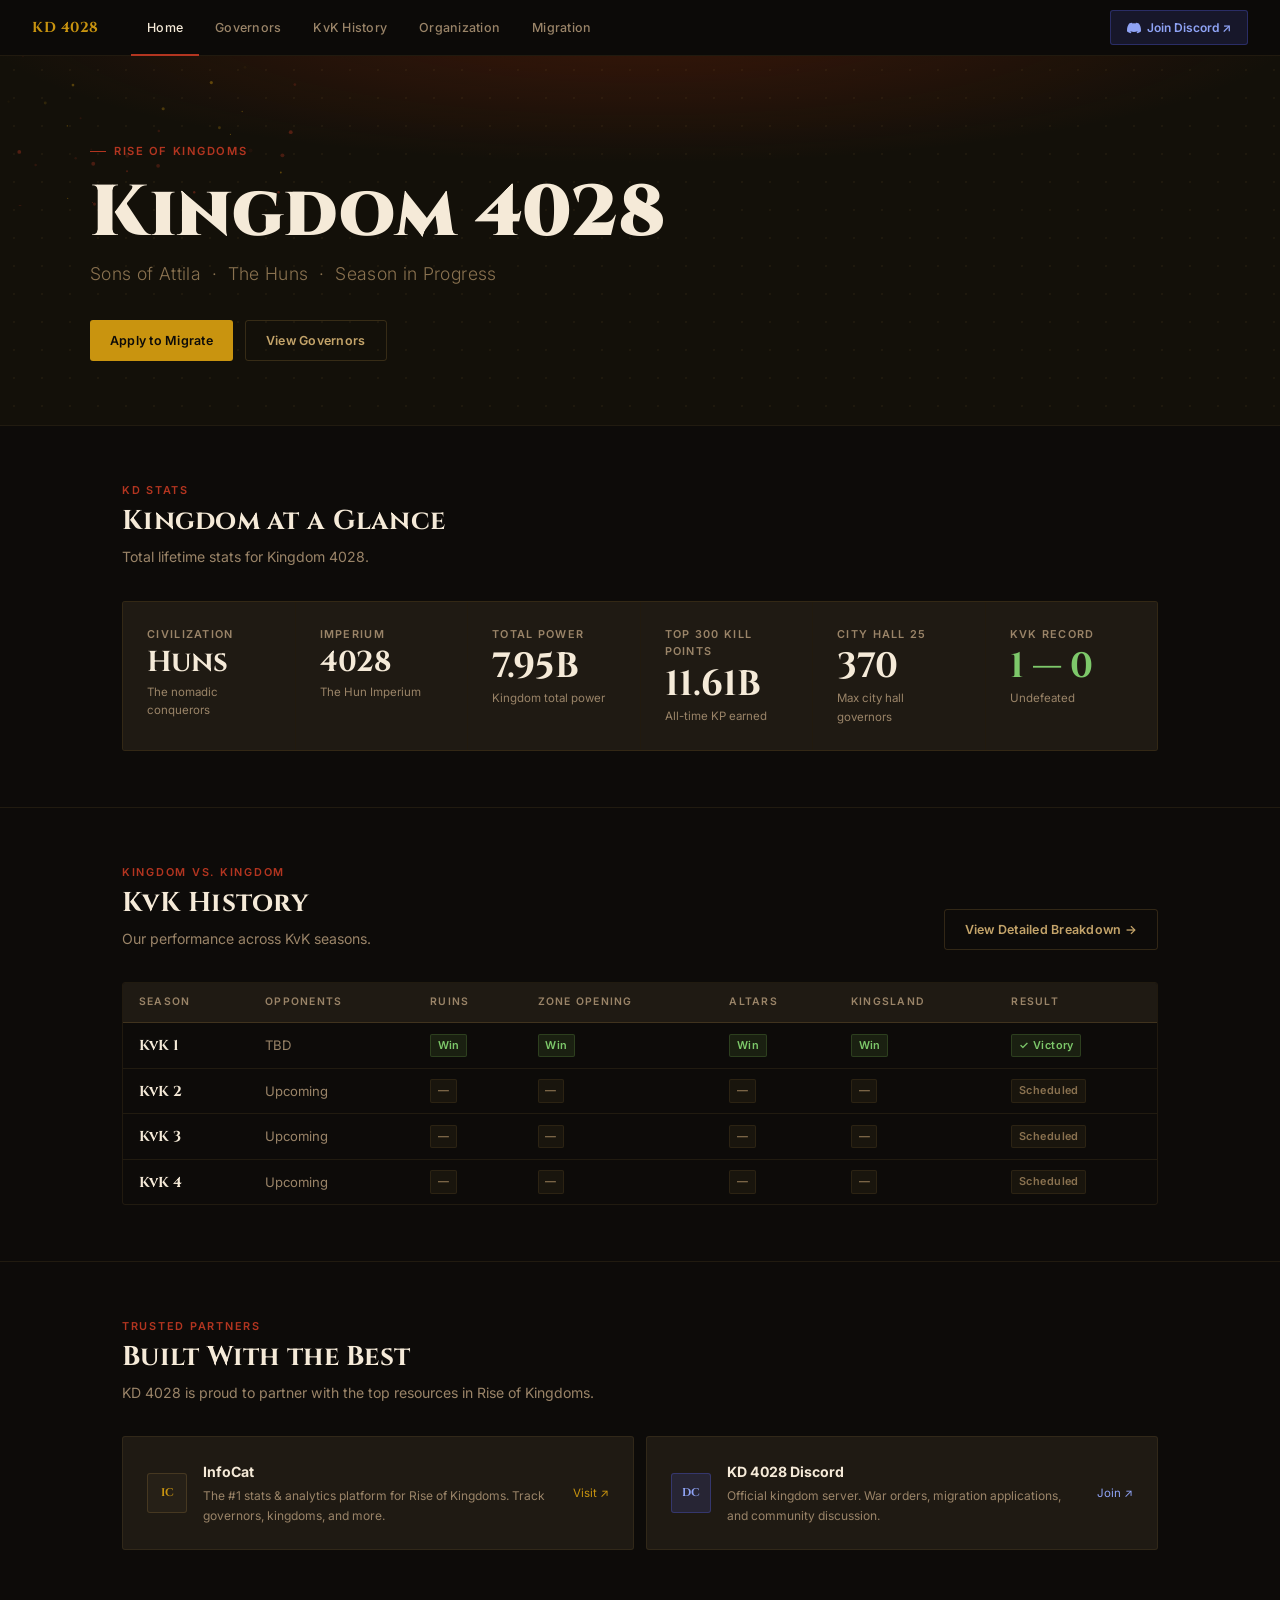
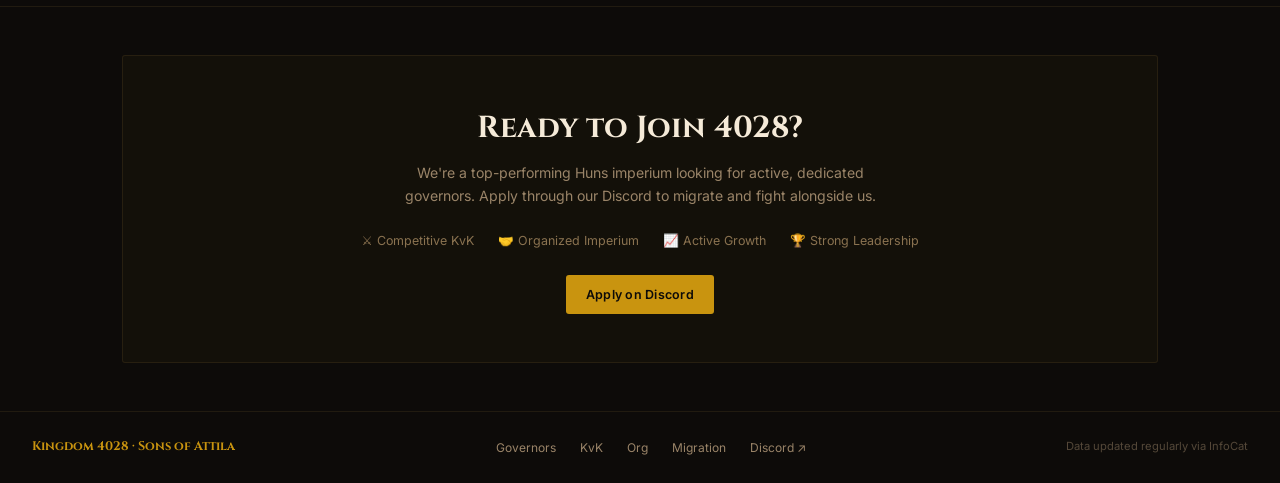
<file: index.html>
<!DOCTYPE html>
<html lang="en">
<head>
<meta charset="UTF-8">
<meta name="viewport" content="width=device-width, initial-scale=1.0">
<title>Kingdom 4028 — Sons of Attila</title>
<link rel="stylesheet" href="style.css">
</head>
<body>

<!-- NAV -->
<nav class="nav">
  <a href="index.html" class="nav-brand">KD 4028</a>
  <ul class="nav-links" id="navLinks">
    <li><a href="index.html" class="active">Home</a></li>
    <li><a href="governors.html">Governors</a></li>
    <li><a href="kvk.html">KvK History</a></li>
    <li><a href="org.html">Organization</a></li>
    <li><a href="migration.html">Migration</a></li>
  </ul>
  <a href="https://discord.gg/Ym87J2mW3" target="_blank" class="nav-discord">
    <svg width="14" height="14" viewBox="0 0 24 24" fill="currentColor"><path d="M20.317 4.37a19.791 19.791 0 0 0-4.885-1.515.074.074 0 0 0-.079.037c-.21.375-.444.864-.608 1.25a18.27 18.27 0 0 0-5.487 0 12.64 12.64 0 0 0-.617-1.25.077.077 0 0 0-.079-.037A19.736 19.736 0 0 0 3.677 4.37a.07.07 0 0 0-.032.027C.533 9.046-.32 13.58.099 18.057.102 18.078.114 18.1.131 18.11a19.9 19.9 0 0 0 5.993 3.03.078.078 0 0 0 .084-.028 13.99 13.99 0 0 0 1.226-1.994.076.076 0 0 0-.041-.106 13.107 13.107 0 0 1-1.872-.892.077.077 0 0 1-.008-.128 10.2 10.2 0 0 0 .372-.292.074.074 0 0 1 .077-.01c3.928 1.793 8.18 1.793 12.062 0a.074.074 0 0 1 .078.01c.12.098.246.198.373.292a.077.077 0 0 1-.006.127 12.299 12.299 0 0 1-1.873.892.077.077 0 0 0-.041.107c.36.698.772 1.362 1.225 1.993a.076.076 0 0 0 .084.028 19.839 19.839 0 0 0 6.002-3.03.077.077 0 0 0 .032-.054c.5-5.177-.838-9.674-3.549-13.66a.061.061 0 0 0-.031-.03z"/></svg>
    Join Discord ↗
  </a>
  <div class="nav-toggle" id="navToggle" aria-label="Menu">
    <span></span><span></span><span></span>
  </div>
</nav>

<!-- HERO -->
<div class="page">
  <section class="hero">
    <div class="hero-bg"></div>
    <div class="hero-inner">
      <div class="hero-eyebrow">Rise of Kingdoms</div>
      <h1 class="hero-h1">Kingdom 4028</h1>
      <p class="hero-sub">Sons of Attila &nbsp;·&nbsp; The Huns &nbsp;·&nbsp; Season in Progress</p>
      <div class="hero-btns">
        <a href="migration.html" class="btn btn-gold">Apply to Migrate</a>
        <a href="governors.html" class="btn btn-ghost">View Governors</a>
      </div>
    </div>
    <!-- ember dots ambient -->
    <canvas id="emberCanvas" style="position:absolute;inset:0;pointer-events:none;z-index:0;opacity:0.5"></canvas>
  </section>

  <!-- KD STATS -->
  <section class="section">
    <div class="wrap">
      <div class="section-header">
        <div class="section-label">KD Stats</div>
        <h2 class="section-title">Kingdom at a Glance</h2>
        <p class="section-desc">Total lifetime stats for Kingdom 4028.</p>
      </div>
      <div class="stat-grid reveal">
        <div class="stat-card">
          <div class="stat-card-label">Civilization</div>
          <div class="stat-card-value" style="font-size:1.8rem">Huns</div>
          <div class="stat-card-sub">The nomadic conquerors</div>
        </div>
        <div class="stat-card">
          <div class="stat-card-label">Imperium</div>
          <div class="stat-card-value" style="font-size:1.8rem">4028</div>
          <div class="stat-card-sub">The Hun Imperium</div>
        </div>
        <div class="stat-card">
          <div class="stat-card-label">Total Power</div>
          <div class="stat-card-value">7.95B</div>
          <div class="stat-card-sub">Kingdom total power</div>
        </div>
        <div class="stat-card">
          <div class="stat-card-label">Top 300 Kill Points</div>
          <div class="stat-card-value">11.61B</div>
          <div class="stat-card-sub">All-time KP earned</div>
        </div>
        <div class="stat-card">
          <div class="stat-card-label">City Hall 25</div>
          <div class="stat-card-value">370</div>
          <div class="stat-card-sub">Max city hall governors</div>
        </div>
        <div class="stat-card">
          <div class="stat-card-label">KvK Record</div>
          <div class="stat-card-value" style="color:#7dc86a">1 &mdash; 0</div>
          <div class="stat-card-sub">Undefeated</div>
        </div>
      </div>
    </div>
  </section>

  <!-- KVK PREVIEW -->
  <section class="section">
    <div class="wrap">
      <div class="section-header" style="display:flex;align-items:flex-end;justify-content:space-between;flex-wrap:wrap;gap:1rem">
        <div>
          <div class="section-label">Kingdom vs. Kingdom</div>
          <h2 class="section-title">KvK History</h2>
          <p class="section-desc">Our performance across KvK seasons.</p>
        </div>
        <a href="kvk.html" class="btn btn-ghost" style="flex-shrink:0">View Detailed Breakdown →</a>
      </div>
      <div class="table-wrap reveal">
        <table class="kvk-table">
          <thead>
            <tr>
              <th>Season</th>
              <th>Opponents</th>
              <th>Ruins</th>
              <th>Zone Opening</th>
              <th>Altars</th>
              <th>Kingsland</th>
              <th>Result</th>
            </tr>
          </thead>
          <tbody>
            <tr>
              <td>KvK 1</td>
              <td style="color:var(--text-dim)">TBD</td>
              <td><span class="td-badge badge-victory">Win</span></td>
              <td><span class="td-badge badge-victory">Win</span></td>
              <td><span class="td-badge badge-victory">Win</span></td>
              <td><span class="td-badge badge-victory">Win</span></td>
              <td><span class="td-badge badge-victory">✓ Victory</span></td>
            </tr>
            <tr>
              <td>KvK 2</td>
              <td style="color:var(--text-dim)">Upcoming</td>
              <td><span class="td-badge badge-pending">—</span></td>
              <td><span class="td-badge badge-pending">—</span></td>
              <td><span class="td-badge badge-pending">—</span></td>
              <td><span class="td-badge badge-pending">—</span></td>
              <td><span class="td-badge badge-pending">Scheduled</span></td>
            </tr>
            <tr>
              <td>KvK 3</td>
              <td style="color:var(--text-dim)">Upcoming</td>
              <td><span class="td-badge badge-pending">—</span></td>
              <td><span class="td-badge badge-pending">—</span></td>
              <td><span class="td-badge badge-pending">—</span></td>
              <td><span class="td-badge badge-pending">—</span></td>
              <td><span class="td-badge badge-pending">Scheduled</span></td>
            </tr>
            <tr>
              <td>KvK 4</td>
              <td style="color:var(--text-dim)">Upcoming</td>
              <td><span class="td-badge badge-pending">—</span></td>
              <td><span class="td-badge badge-pending">—</span></td>
              <td><span class="td-badge badge-pending">—</span></td>
              <td><span class="td-badge badge-pending">—</span></td>
              <td><span class="td-badge badge-pending">Scheduled</span></td>
            </tr>
          </tbody>
        </table>
      </div>
    </div>
  </section>

  <!-- PARTNERS -->
  <section class="section">
    <div class="wrap">
      <div class="section-header">
        <div class="section-label">Trusted Partners</div>
        <h2 class="section-title">Built With the Best</h2>
        <p class="section-desc">KD 4028 is proud to partner with the top resources in Rise of Kingdoms.</p>
      </div>
      <div style="display:grid;grid-template-columns:repeat(auto-fit,minmax(280px,1fr));gap:0.75rem" class="reveal">
        <a href="https://infocat-rok.com" target="_blank" class="partner-card">
          <div class="partner-logo">IC</div>
          <div>
            <div class="partner-name">InfoCat</div>
            <div class="partner-desc">The #1 stats & analytics platform for Rise of Kingdoms. Track governors, kingdoms, and more.</div>
          </div>
          <div class="partner-link">Visit ↗</div>
        </a>
        <a href="https://discord.gg/Ym87J2mW3" target="_blank" class="partner-card">
          <div class="partner-logo" style="background:rgba(88,101,242,0.15);border-color:rgba(88,101,242,0.3);color:#8fa3f5">DC</div>
          <div>
            <div class="partner-name">KD 4028 Discord</div>
            <div class="partner-desc">Official kingdom server. War orders, migration applications, and community discussion.</div>
          </div>
          <div class="partner-link" style="color:#8fa3f5">Join ↗</div>
        </a>
      </div>
    </div>
  </section>

  <!-- CTA -->
  <div class="wrap">
    <div class="cta-band reveal">
      <h2>Ready to Join 4028?</h2>
      <p>We're a top-performing Huns imperium looking for active, dedicated governors. Apply through our Discord to migrate and fight alongside us.</p>
      <div class="cta-perks">
        <span class="cta-perk">⚔️ Competitive KvK</span>
        <span class="cta-perk">🤝 Organized Imperium</span>
        <span class="cta-perk">📈 Active Growth</span>
        <span class="cta-perk">🏆 Strong Leadership</span>
      </div>
      <a href="https://discord.gg/Ym87J2mW3" target="_blank" class="btn btn-gold">Apply on Discord</a>
    </div>
  </div>

  <footer>
    <div class="footer-brand">Kingdom 4028 · Sons of Attila</div>
    <ul class="footer-links">
      <li><a href="governors.html">Governors</a></li>
      <li><a href="kvk.html">KvK</a></li>
      <li><a href="org.html">Org</a></li>
      <li><a href="migration.html">Migration</a></li>
      <li><a href="https://discord.gg/Ym87J2mW3" target="_blank">Discord ↗</a></li>
    </ul>
    <div class="footer-note">Data updated regularly via InfoCat</div>
  </footer>
</div>

<script src="main.js"></script>
<script>
// Ember ambient canvas
(function(){
  const c = document.getElementById('emberCanvas');
  if(!c) return;
  const ctx = c.getContext('2d');
  let W, H, particles = [];
  function resize(){ W = c.width = c.offsetWidth; H = c.height = c.offsetHeight; }
  resize();
  window.addEventListener('resize', resize);
  for(let i=0;i<40;i++){
    particles.push({
      x: Math.random()*100,
      y: Math.random()*100,
      r: 0.5 + Math.random()*1.5,
      sp: 0.03 + Math.random()*0.08,
      dr: (Math.random()-0.5)*0.04,
      op: Math.random(),
      color: Math.random()>0.5?'200,148,15':'179,53,32'
    });
  }
  function draw(){
    ctx.clearRect(0,0,W,H);
    particles.forEach(p=>{
      p.y -= p.sp; p.x += p.dr;
      p.op = Math.max(0, p.op - 0.002);
      if(p.y < -2 || p.op <= 0){
        p.y = 102; p.x = Math.random()*100; p.op = 0.3+Math.random()*0.5;
      }
      ctx.beginPath();
      ctx.arc(p.x/100*W, p.y/100*H, p.r, 0, Math.PI*2);
      ctx.fillStyle = `rgba(${p.color},${p.op})`;
      ctx.fill();
    });
    requestAnimationFrame(draw);
  }
  draw();
})();
</script>
</body>
</html>
</file>
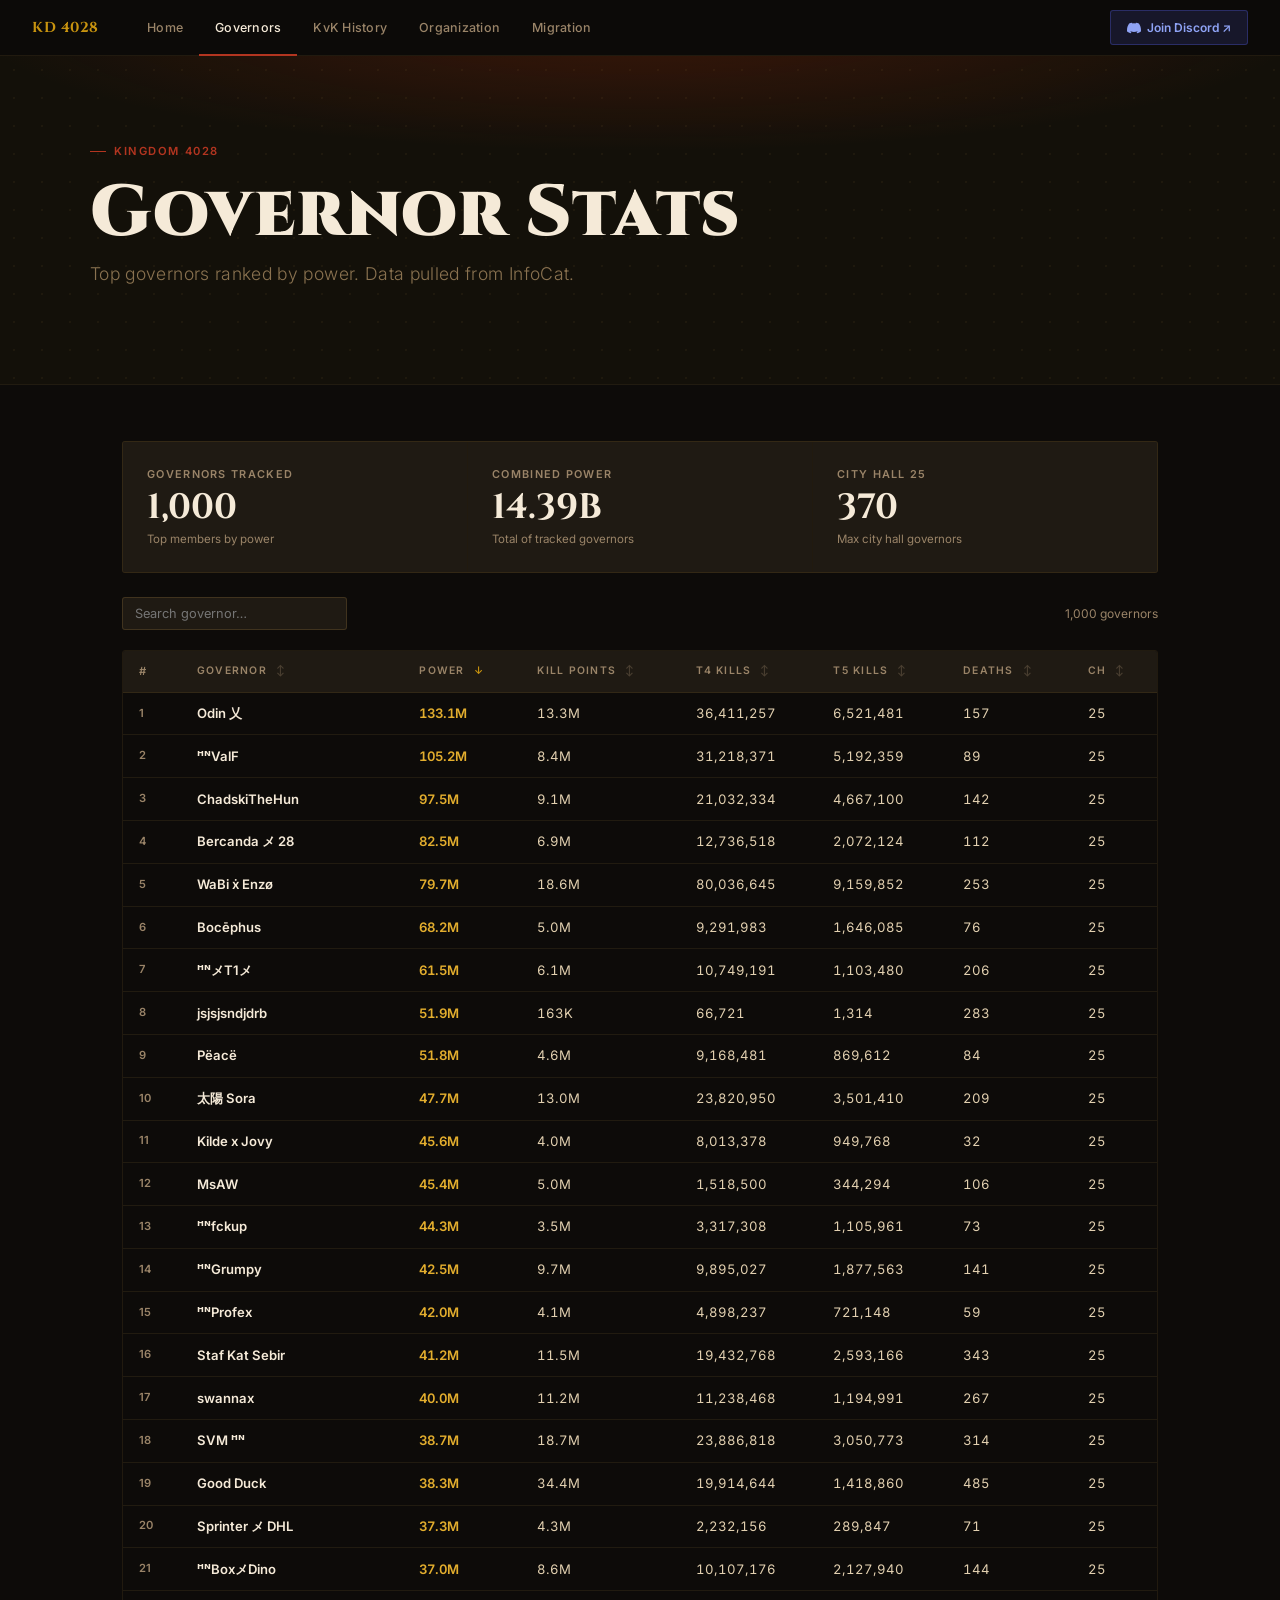
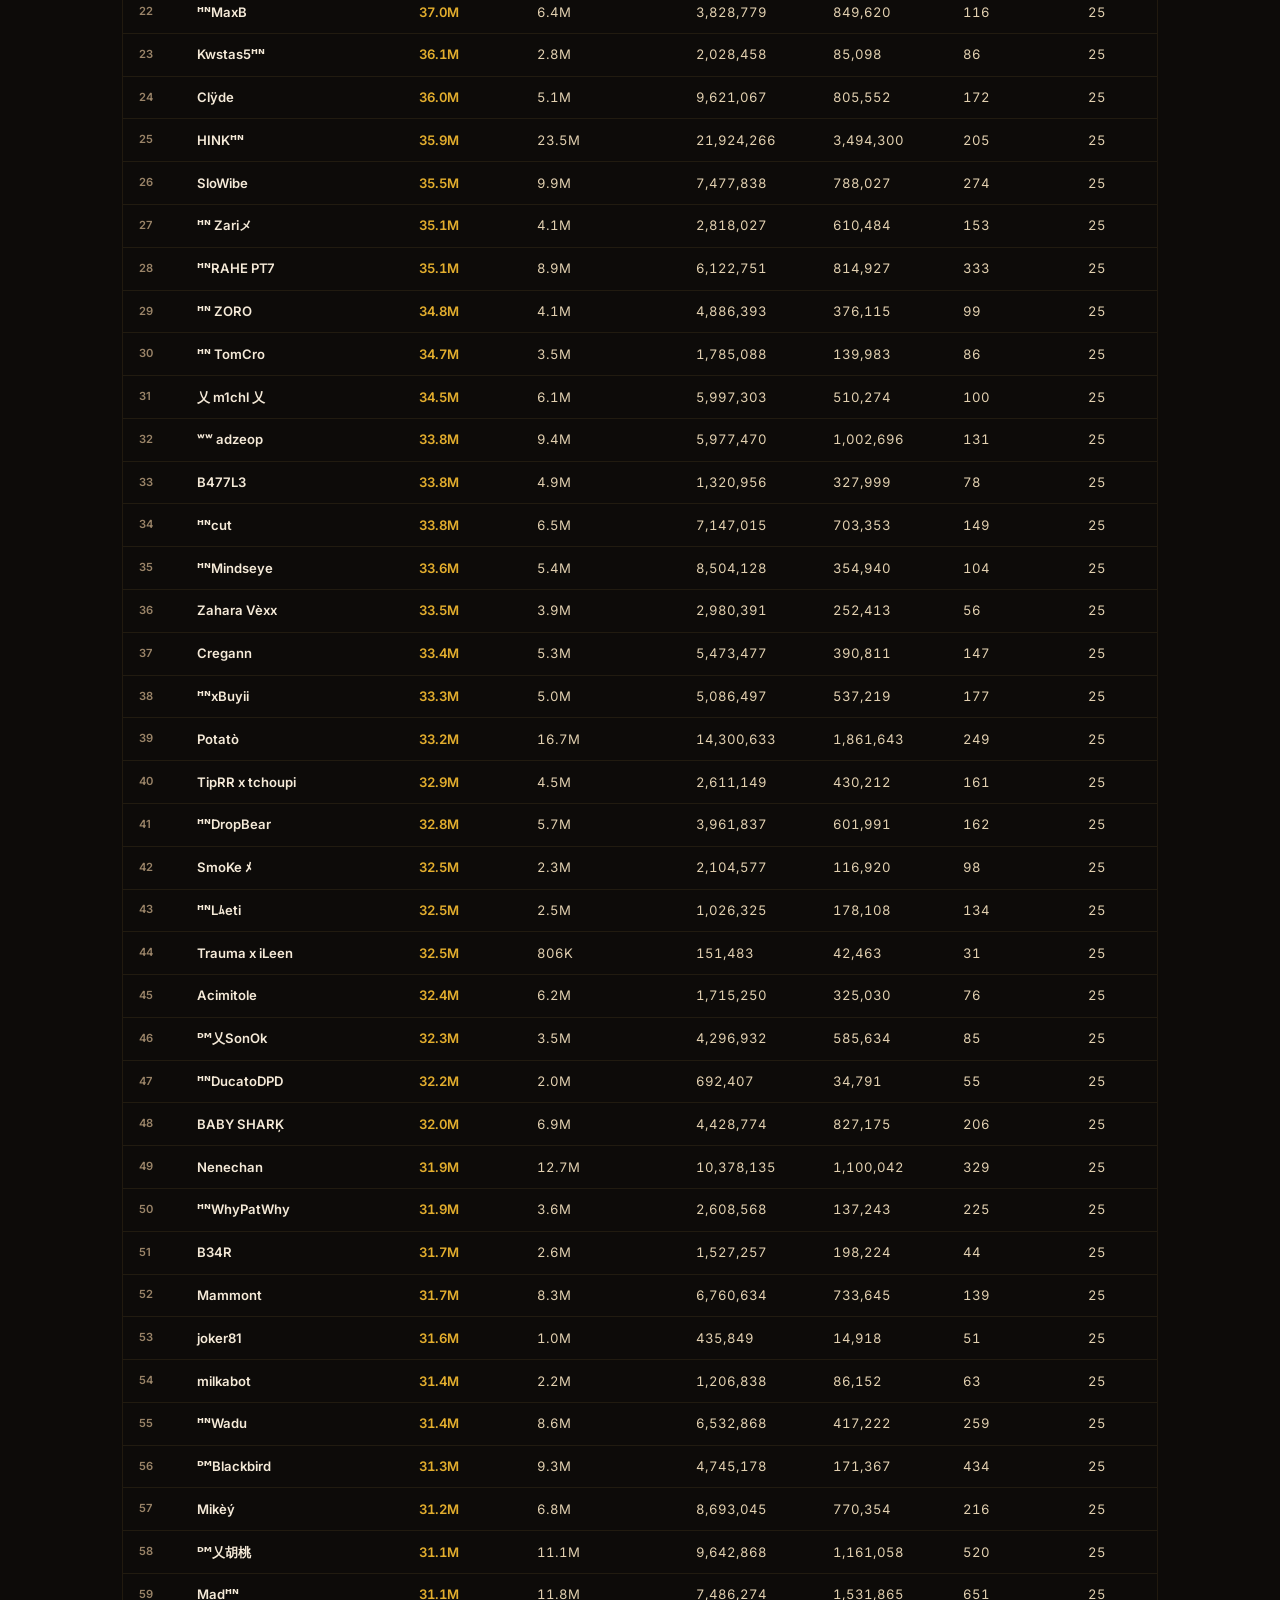
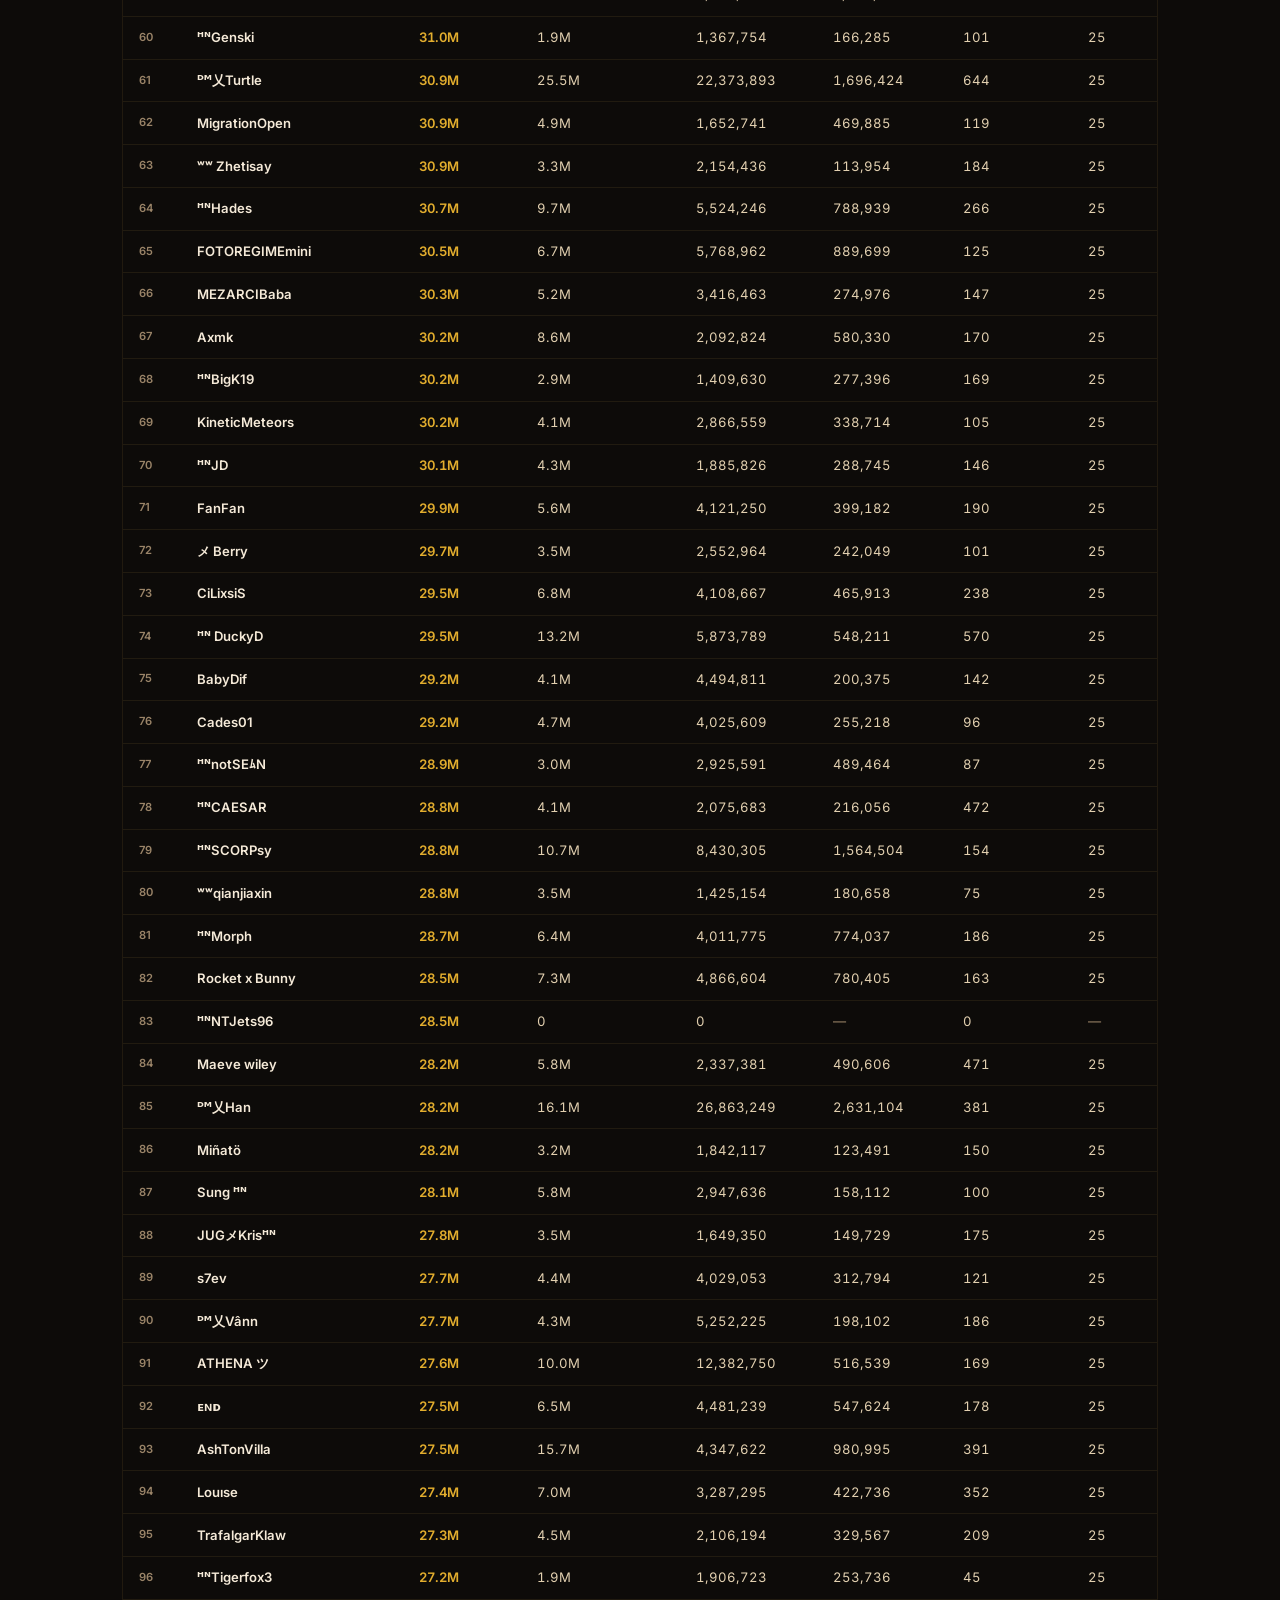
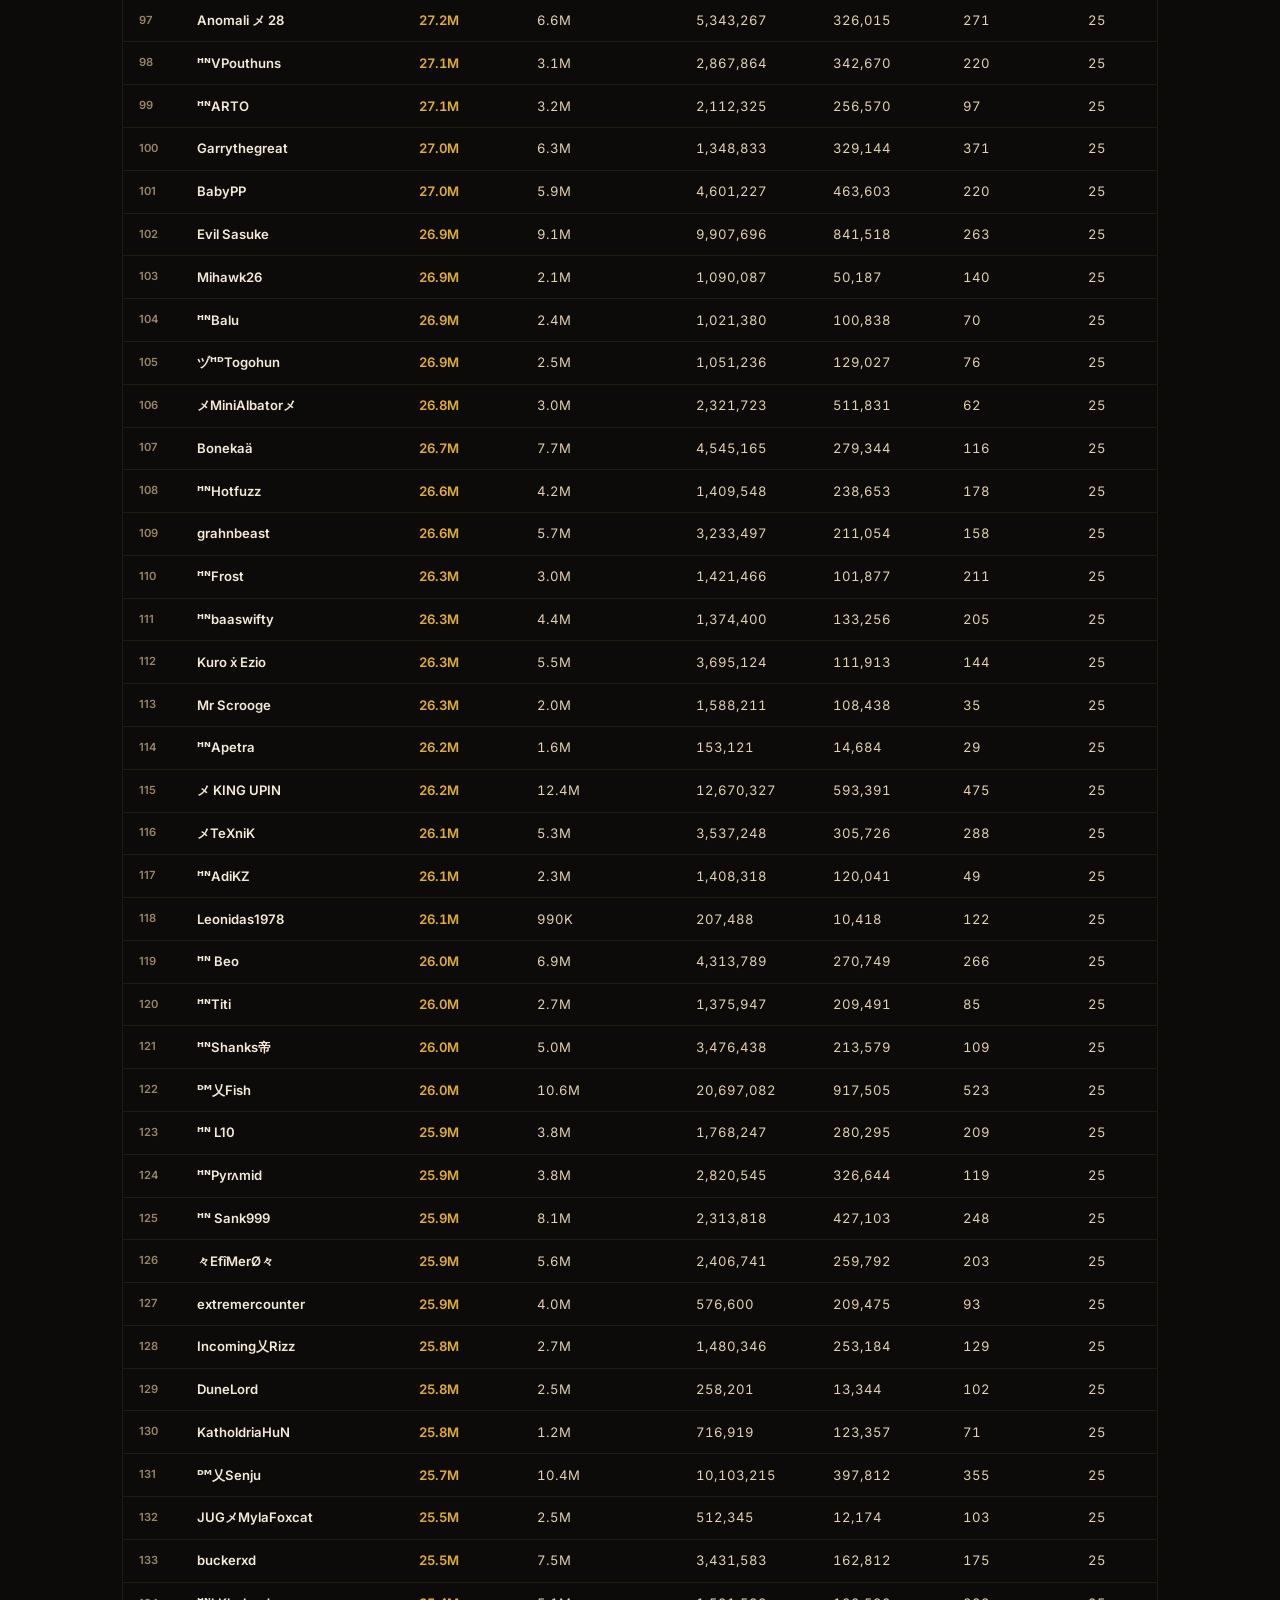
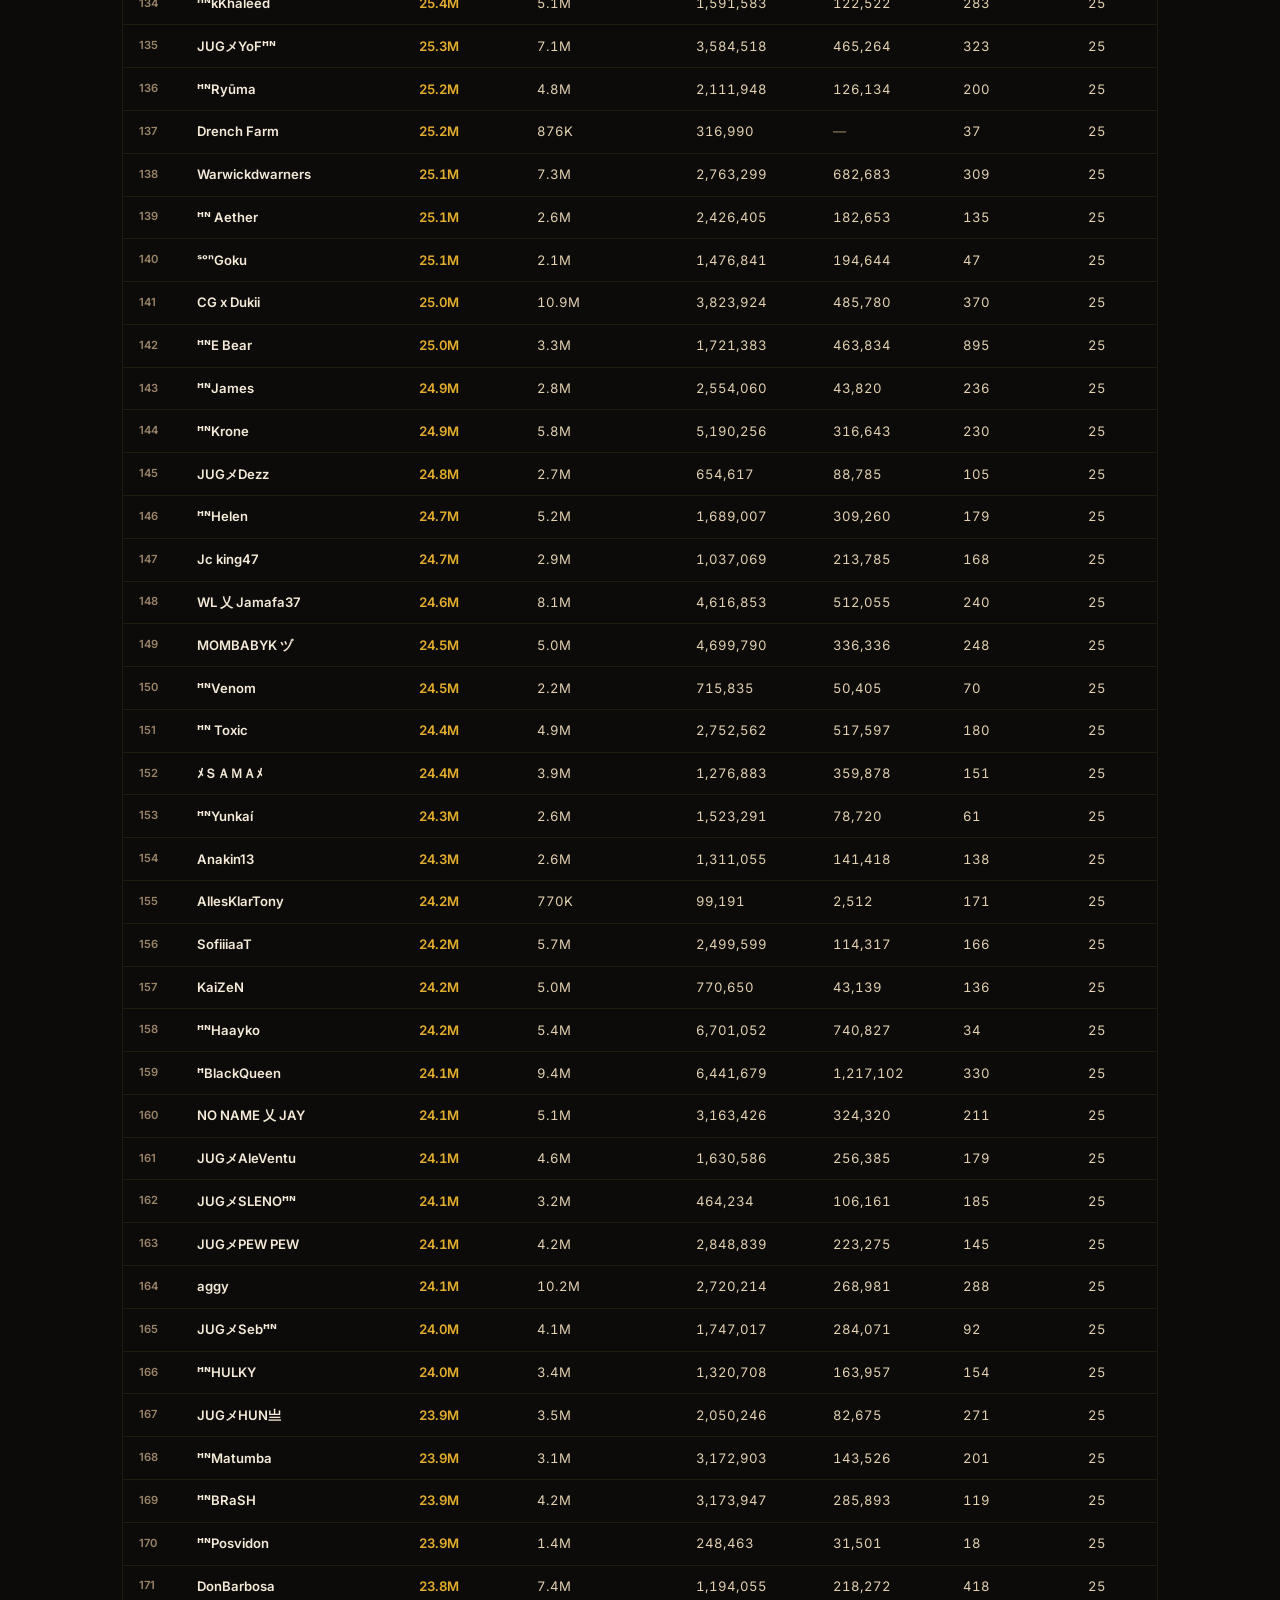
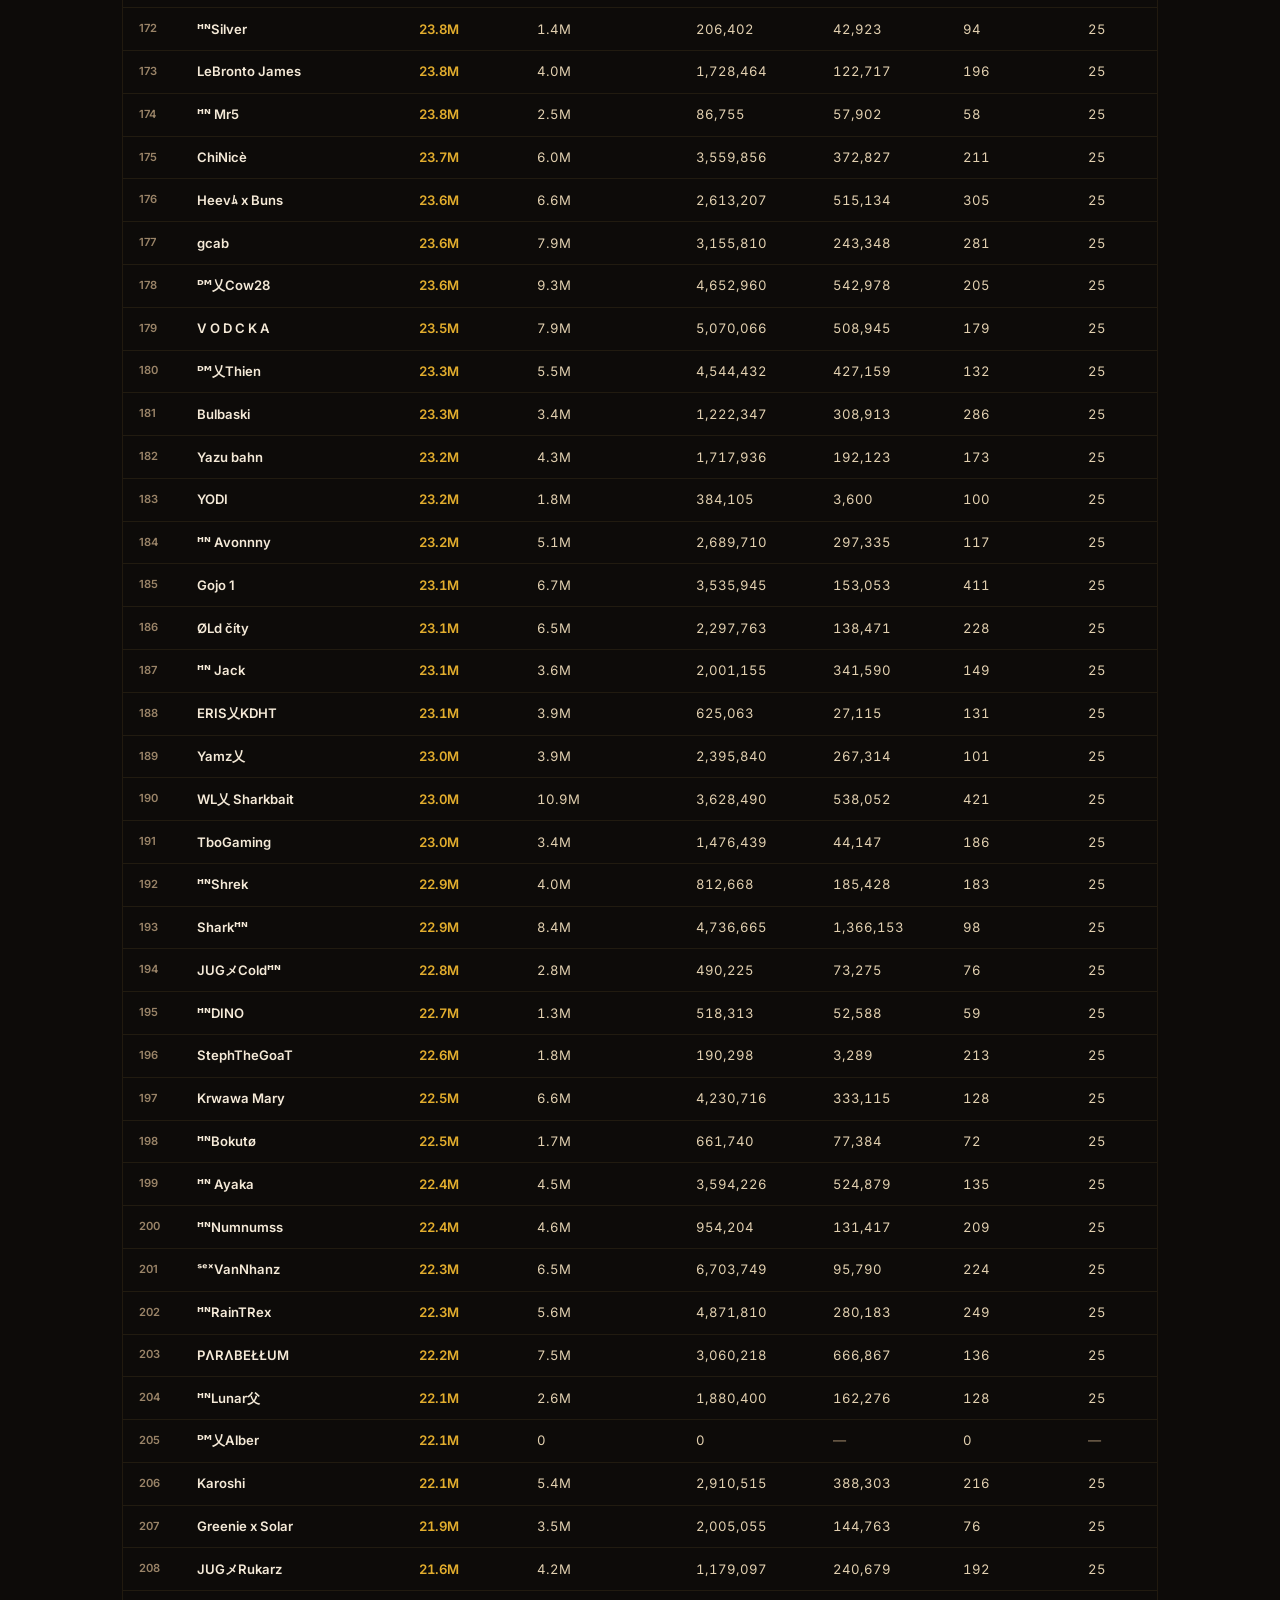
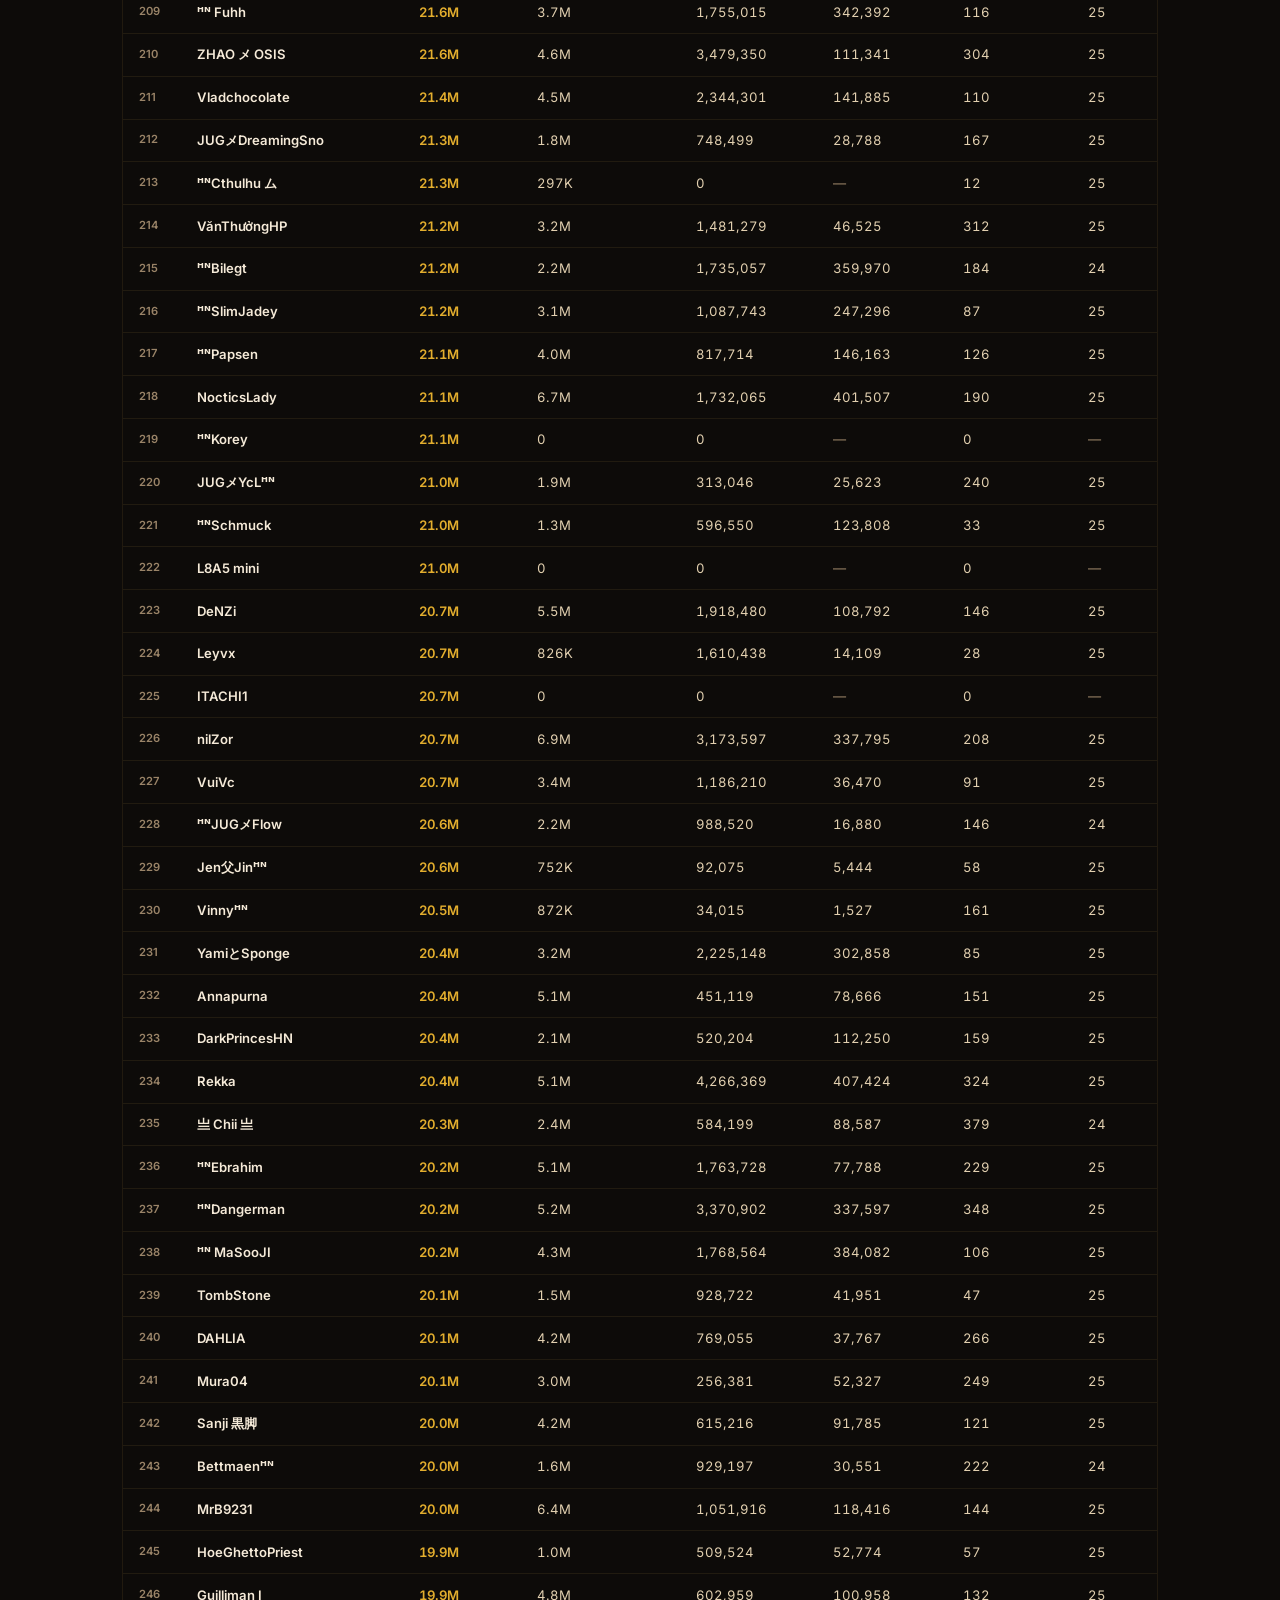
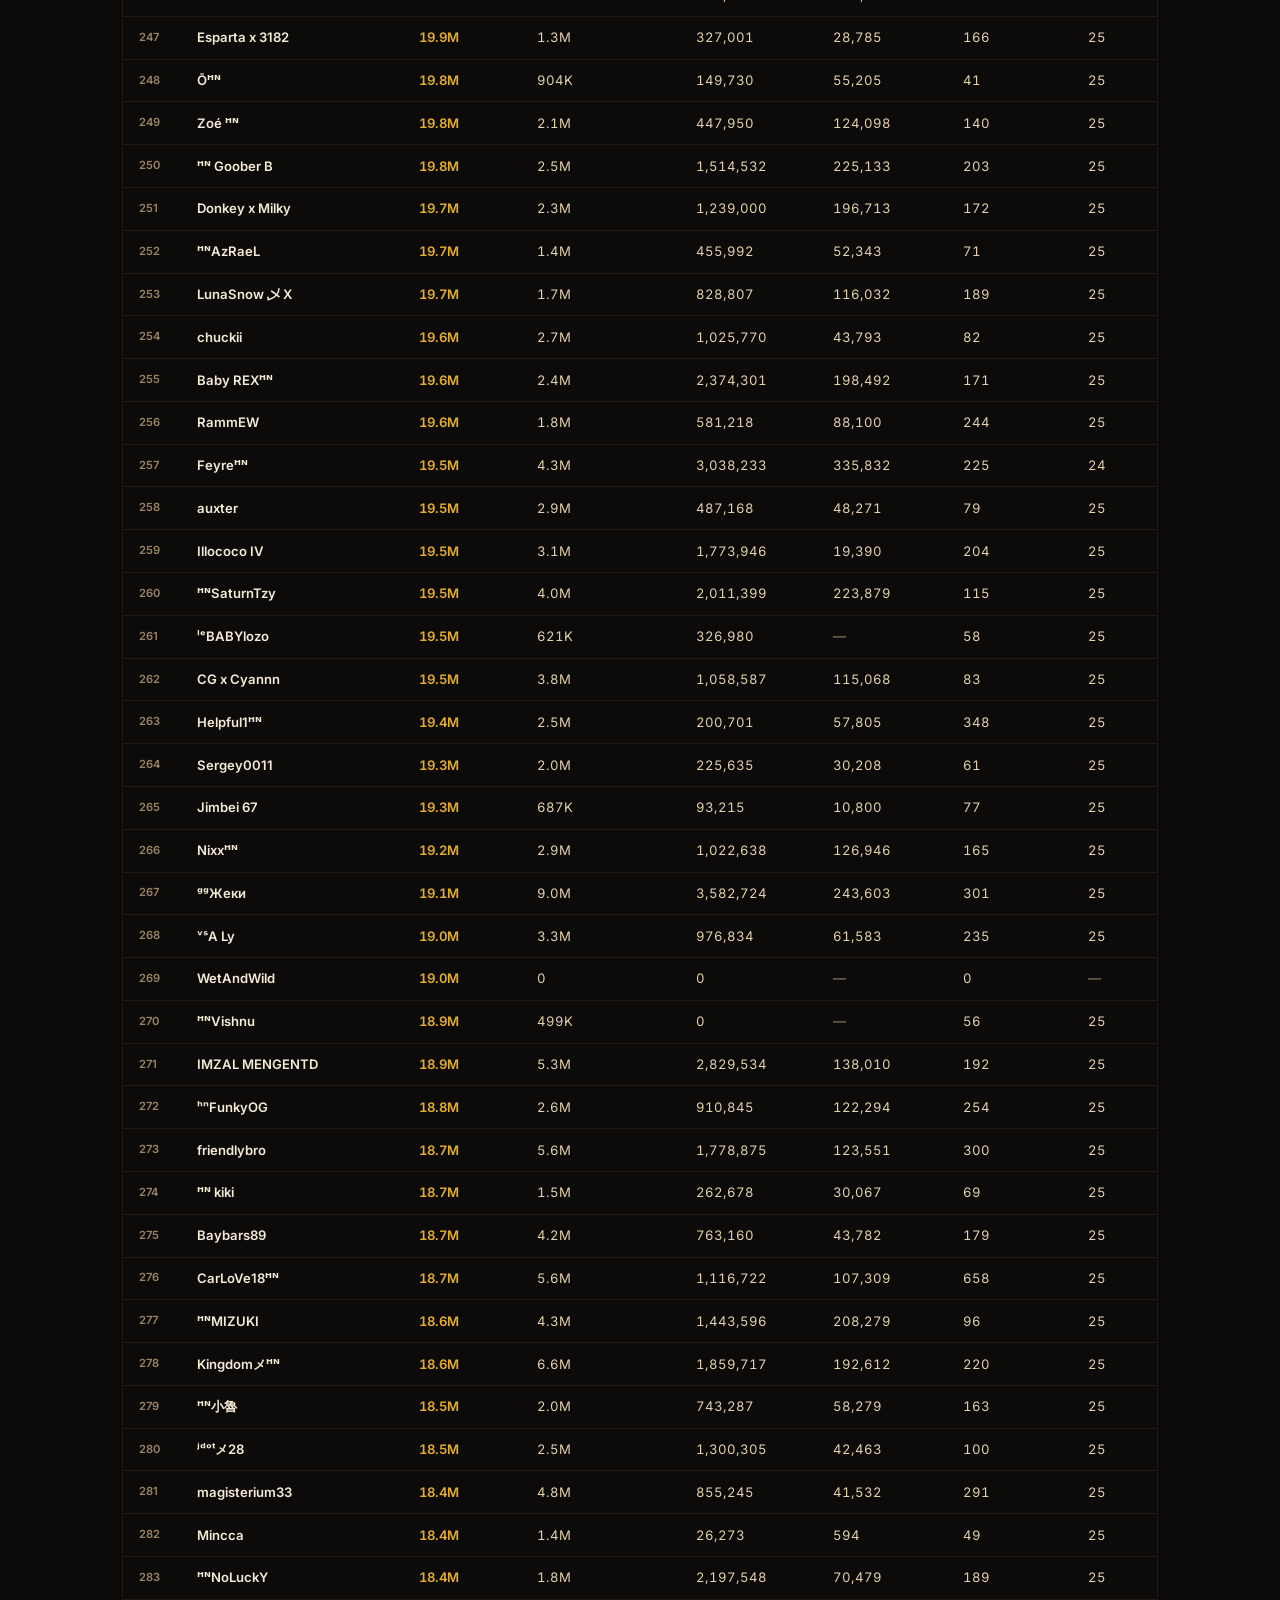
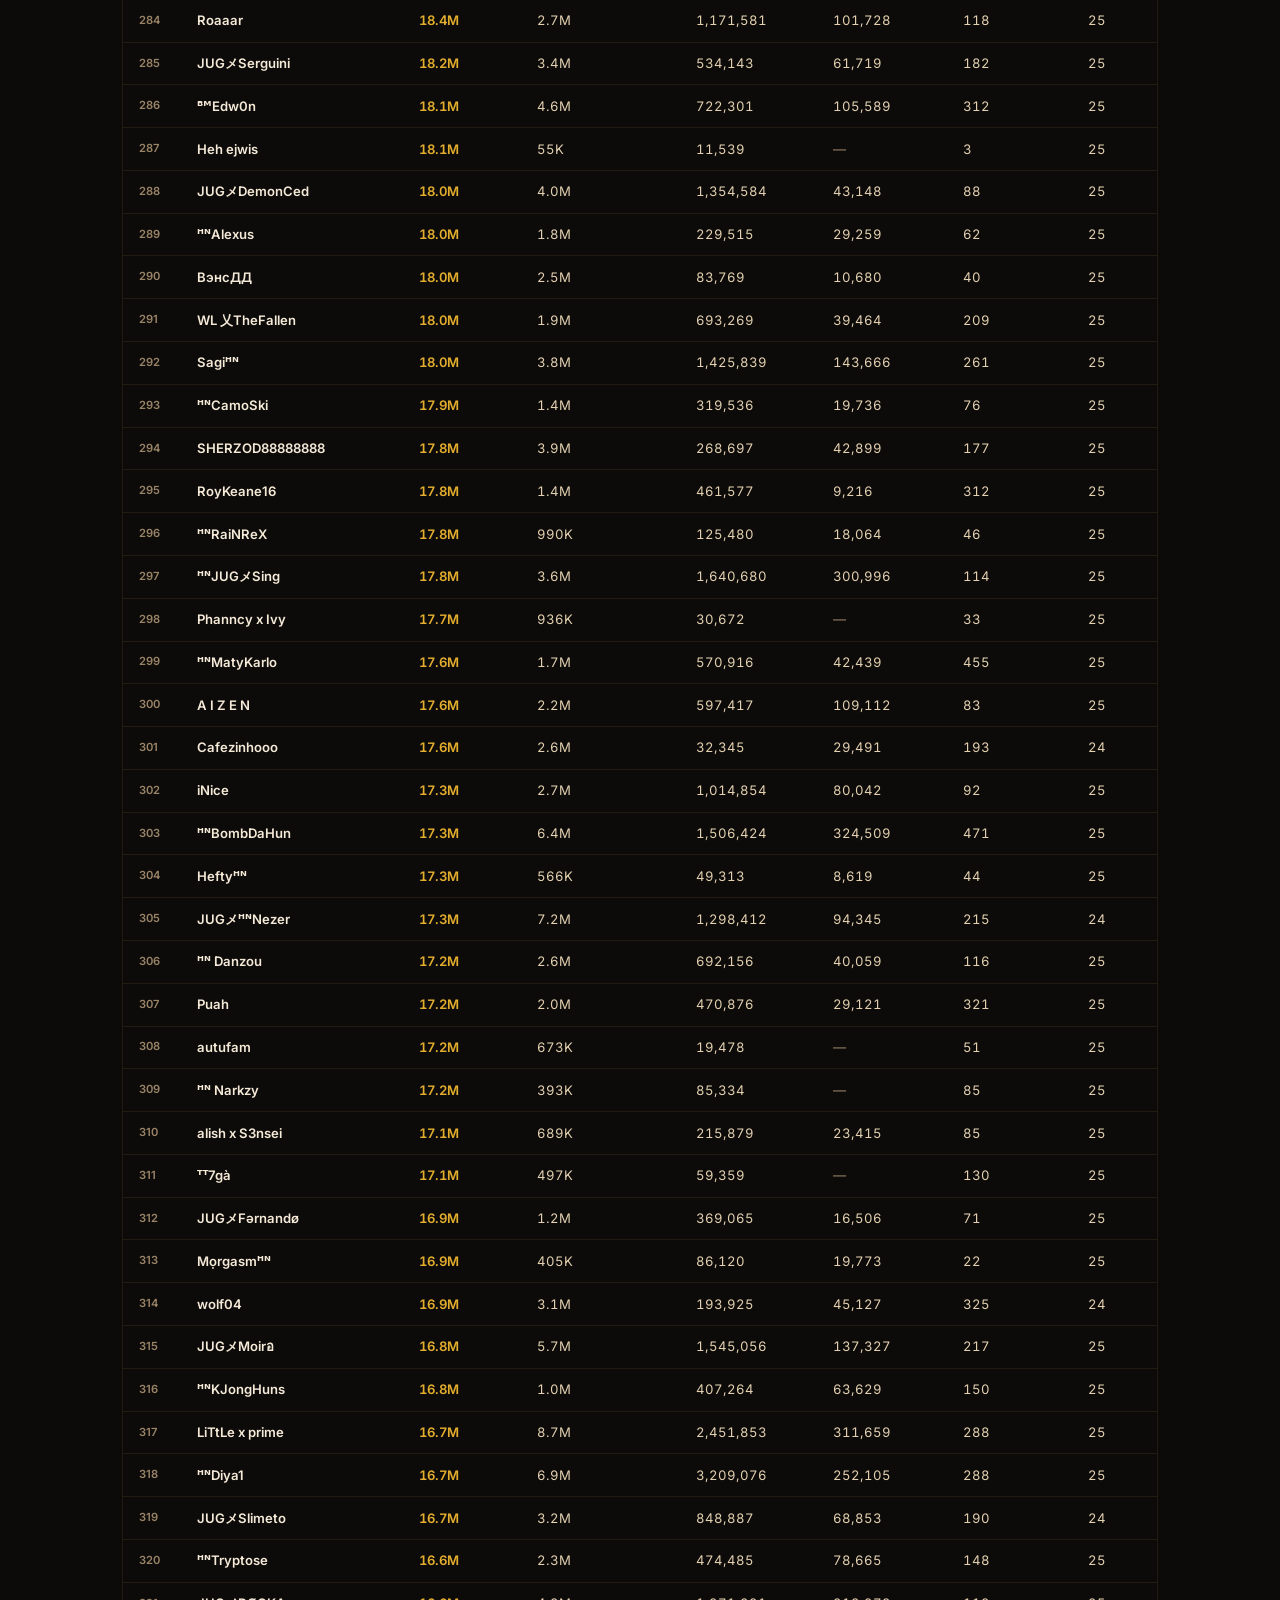
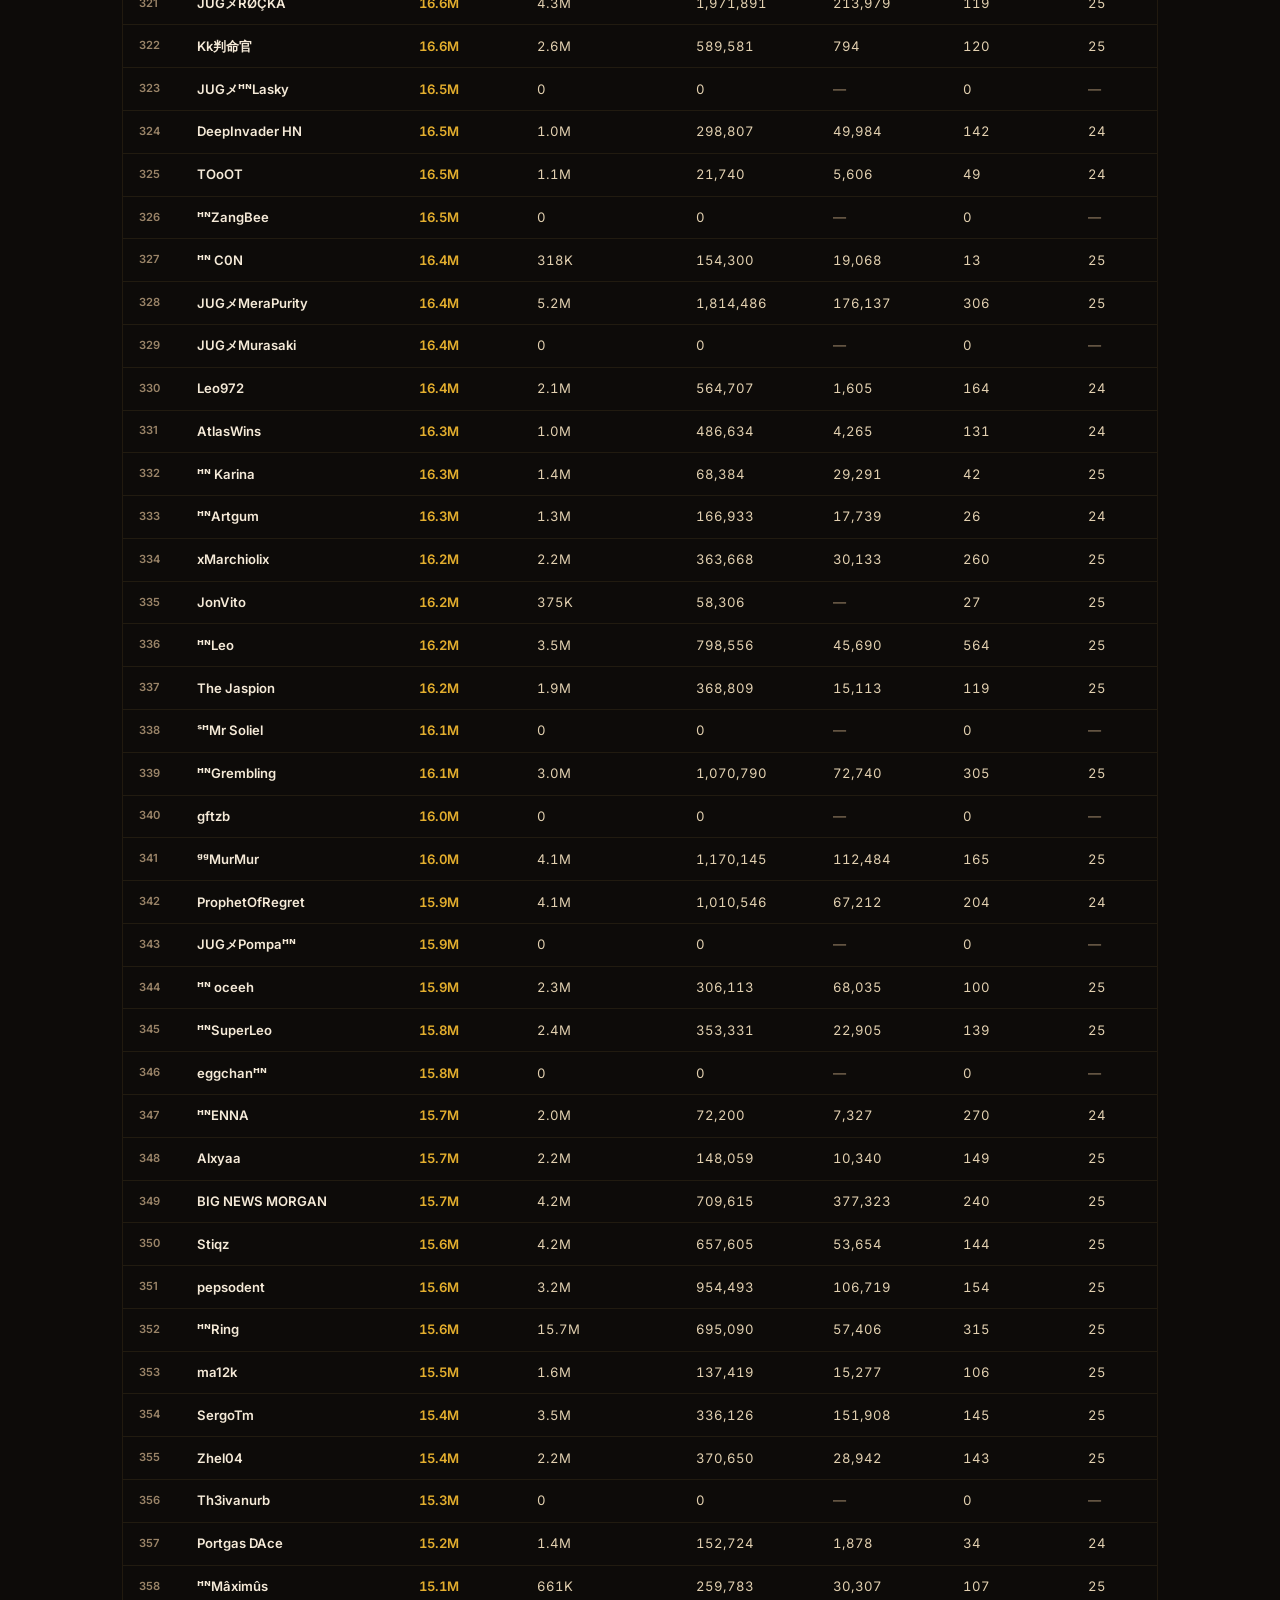
<file: governors.html>
<!DOCTYPE html>
<html lang="en">
<head>
<meta charset="UTF-8">
<meta name="viewport" content="width=device-width, initial-scale=1.0">
<title>Governors — KD 4028</title>
<link rel="stylesheet" href="style.css">
</head>
<body>

<nav class="nav">
  <a href="index.html" class="nav-brand">KD 4028</a>
  <ul class="nav-links" id="navLinks">
    <li><a href="index.html">Home</a></li>
    <li><a href="governors.html" class="active">Governors</a></li>
    <li><a href="kvk.html">KvK History</a></li>
    <li><a href="org.html">Organization</a></li>
    <li><a href="migration.html">Migration</a></li>
  </ul>
  <a href="https://discord.gg/Ym87J2mW3" target="_blank" class="nav-discord">
    <svg width="14" height="14" viewBox="0 0 24 24" fill="currentColor"><path d="M20.317 4.37a19.791 19.791 0 0 0-4.885-1.515.074.074 0 0 0-.079.037c-.21.375-.444.864-.608 1.25a18.27 18.27 0 0 0-5.487 0 12.64 12.64 0 0 0-.617-1.25.077.077 0 0 0-.079-.037A19.736 19.736 0 0 0 3.677 4.37a.07.07 0 0 0-.032.027C.533 9.046-.32 13.58.099 18.057.102 18.078.114 18.1.131 18.11a19.9 19.9 0 0 0 5.993 3.03.078.078 0 0 0 .084-.028 13.99 13.99 0 0 0 1.226-1.994.076.076 0 0 0-.041-.106 13.107 13.107 0 0 1-1.872-.892.077.077 0 0 1-.008-.128 10.2 10.2 0 0 0 .372-.292.074.074 0 0 1 .077-.01c3.928 1.793 8.18 1.793 12.062 0a.074.074 0 0 1 .078.01c.12.098.246.198.373.292a.077.077 0 0 1-.006.127 12.299 12.299 0 0 1-1.873.892.077.077 0 0 0-.041.107c.36.698.772 1.362 1.225 1.993a.076.076 0 0 0 .084.028 19.839 19.839 0 0 0 6.002-3.03.077.077 0 0 0 .032-.054c.5-5.177-.838-9.674-3.549-13.66a.061.061 0 0 0-.031-.03z"/></svg>
    Join Discord ↗
  </a>
  <div class="nav-toggle" id="navToggle"><span></span><span></span><span></span></div>
</nav>

<div class="page">
  <section class="hero">
    <div class="hero-bg"></div>
    <div class="hero-inner">
      <div class="hero-eyebrow">Kingdom 4028</div>
      <h1 class="hero-h1">Governor Stats</h1>
      <p class="hero-sub">Top governors ranked by power. Data pulled from InfoCat.</p>
    </div>
  </section>

  <section class="section">
    <div class="wrap">
      <!-- summary -->
      <div class="stat-grid reveal" style="grid-template-columns:repeat(3,1fr);margin-bottom:1.5rem">
        <div class="stat-card">
          <div class="stat-card-label">Governors Tracked</div>
          <div class="stat-card-value" id="govTotal">—</div>
          <div class="stat-card-sub">Top members by power</div>
        </div>
        <div class="stat-card">
          <div class="stat-card-label">Combined Power</div>
          <div class="stat-card-value" id="govPower">—</div>
          <div class="stat-card-sub">Total of tracked governors</div>
        </div>
        <div class="stat-card">
          <div class="stat-card-label">City Hall 25</div>
          <div class="stat-card-value" id="govCh25">—</div>
          <div class="stat-card-sub">Max city hall governors</div>
        </div>
      </div>

      <div style="display:flex;gap:0.75rem;align-items:center;flex-wrap:wrap;margin-bottom:1.25rem">
        <input type="text" id="govSearch" placeholder="Search governor…" style="background:var(--surface);border:1px solid var(--border2);color:var(--text);padding:0.5rem 0.75rem;border-radius:var(--radius);font-size:0.8rem;min-width:200px;outline:none;font-family:var(--ff-ui)">
        <span id="govCount" style="font-size:0.75rem;color:var(--text-dim);margin-left:auto"></span>
      </div>

      <div class="table-wrap reveal">
        <table id="govTable">
          <thead>
            <tr>
              <th class="td-rank">#</th>
              <th class="sortable" data-col="0">Governor <span class="sort-icon">↕</span></th>
              <th class="sortable sorted" data-col="1">Power <span class="sort-icon">↓</span></th>
              <th class="sortable" data-col="2">Kill Points <span class="sort-icon">↕</span></th>
              <th class="sortable" data-col="3">T4 Kills <span class="sort-icon">↕</span></th>
              <th class="sortable" data-col="4">T5 Kills <span class="sort-icon">↕</span></th>
              <th class="sortable" data-col="5">Deaths <span class="sort-icon">↕</span></th>
              <th class="sortable" data-col="6">CH <span class="sort-icon">↕</span></th>
            </tr>
          </thead>
          <tbody id="govBody"></tbody>
        </table>
      </div>
      <p style="font-size:0.72rem;color:var(--text-dim);margin-top:0.75rem">
        Showing top governors by power. Data via InfoCat scanner. <a href="https://infocat-rok.com" target="_blank" style="color:var(--gold)">View full platform →</a>
      </p>
    </div>
  </section>

  <footer>
    <div class="footer-brand">Kingdom 4028 · Sons of Attila</div>
    <ul class="footer-links">
      <li><a href="governors.html">Governors</a></li>
      <li><a href="kvk.html">KvK</a></li>
      <li><a href="org.html">Org</a></li>
      <li><a href="migration.html">Migration</a></li>
      <li><a href="https://discord.gg/Ym87J2mW3" target="_blank">Discord ↗</a></li>
    </ul>
    <div class="footer-note">Data updated regularly via InfoCat</div>
  </footer>
</div>

<script src="main.js"></script>
<script src="govs_embed.js"></script>
<script>
function fmt(n){ const neg=n<0; n=Math.abs(n); let s=n>=1e9?(n/1e9).toFixed(2)+'B':n>=1e6?(n/1e6).toFixed(1)+'M':n>=1e3?(n/1e3).toFixed(0)+'K':n.toLocaleString(); return (neg?'-':'')+s; }
document.getElementById('govTotal').textContent = GOVS.count.toLocaleString();
document.getElementById('govPower').textContent = fmt(GOVS.total_power);
document.getElementById('govCh25').textContent  = GOVS.ch25.toLocaleString();

let gSort=1, gDir=-1, gFilter='';
function renderGov(){
  let rows = GOVS.rows.map(r=>({name:r[0],power:r[1],kp:r[2],t4:r[3],t5:r[4],dead:r[5],ch:r[6]}));
  if(gFilter) rows = rows.filter(r=>r.name.toLowerCase().includes(gFilter));
  const key=['name','power','kp','t4','t5','dead','ch'][gSort];
  rows.sort((a,b)=>{ let v=a[key]>b[key]?1:a[key]<b[key]?-1:0; return v*gDir; });
  document.getElementById('govCount').textContent = rows.length.toLocaleString()+' governors';
  document.getElementById('govBody').innerHTML = rows.map((r,i)=>`
    <tr>
      <td class="td-rank">${i+1}</td>
      <td class="td-name">${r.name}</td>
      <td class="td-num highlight">${fmt(r.power)}</td>
      <td class="td-num">${fmt(r.kp)}</td>
      <td class="td-num">${r.t4.toLocaleString()}</td>
      <td class="td-num">${r.t5? r.t5.toLocaleString() : '<span style="color:var(--text-dim)">—</span>'}</td>
      <td class="td-num">${r.dead.toLocaleString()}</td>
      <td class="td-num">${r.ch? r.ch : '<span style="color:var(--text-dim)">—</span>'}</td>
    </tr>`).join('');
}
renderGov();
document.querySelectorAll('#govTable th.sortable').forEach(th=>{
  th.addEventListener('click',()=>{
    const c=+th.dataset.col;
    if(gSort===c) gDir*=-1; else { gSort=c; gDir = c===0?1:-1; }
    document.querySelectorAll('#govTable th').forEach(h=>{ h.classList.remove('sorted'); const ic=h.querySelector('.sort-icon'); if(ic) ic.textContent='↕'; });
    th.classList.add('sorted'); th.querySelector('.sort-icon').textContent = gDir===-1?'↓':'↑';
    renderGov();
  });
});
document.getElementById('govSearch').addEventListener('input',e=>{ gFilter=e.target.value.toLowerCase(); renderGov(); });
</script>
</body>
</html>
</file>
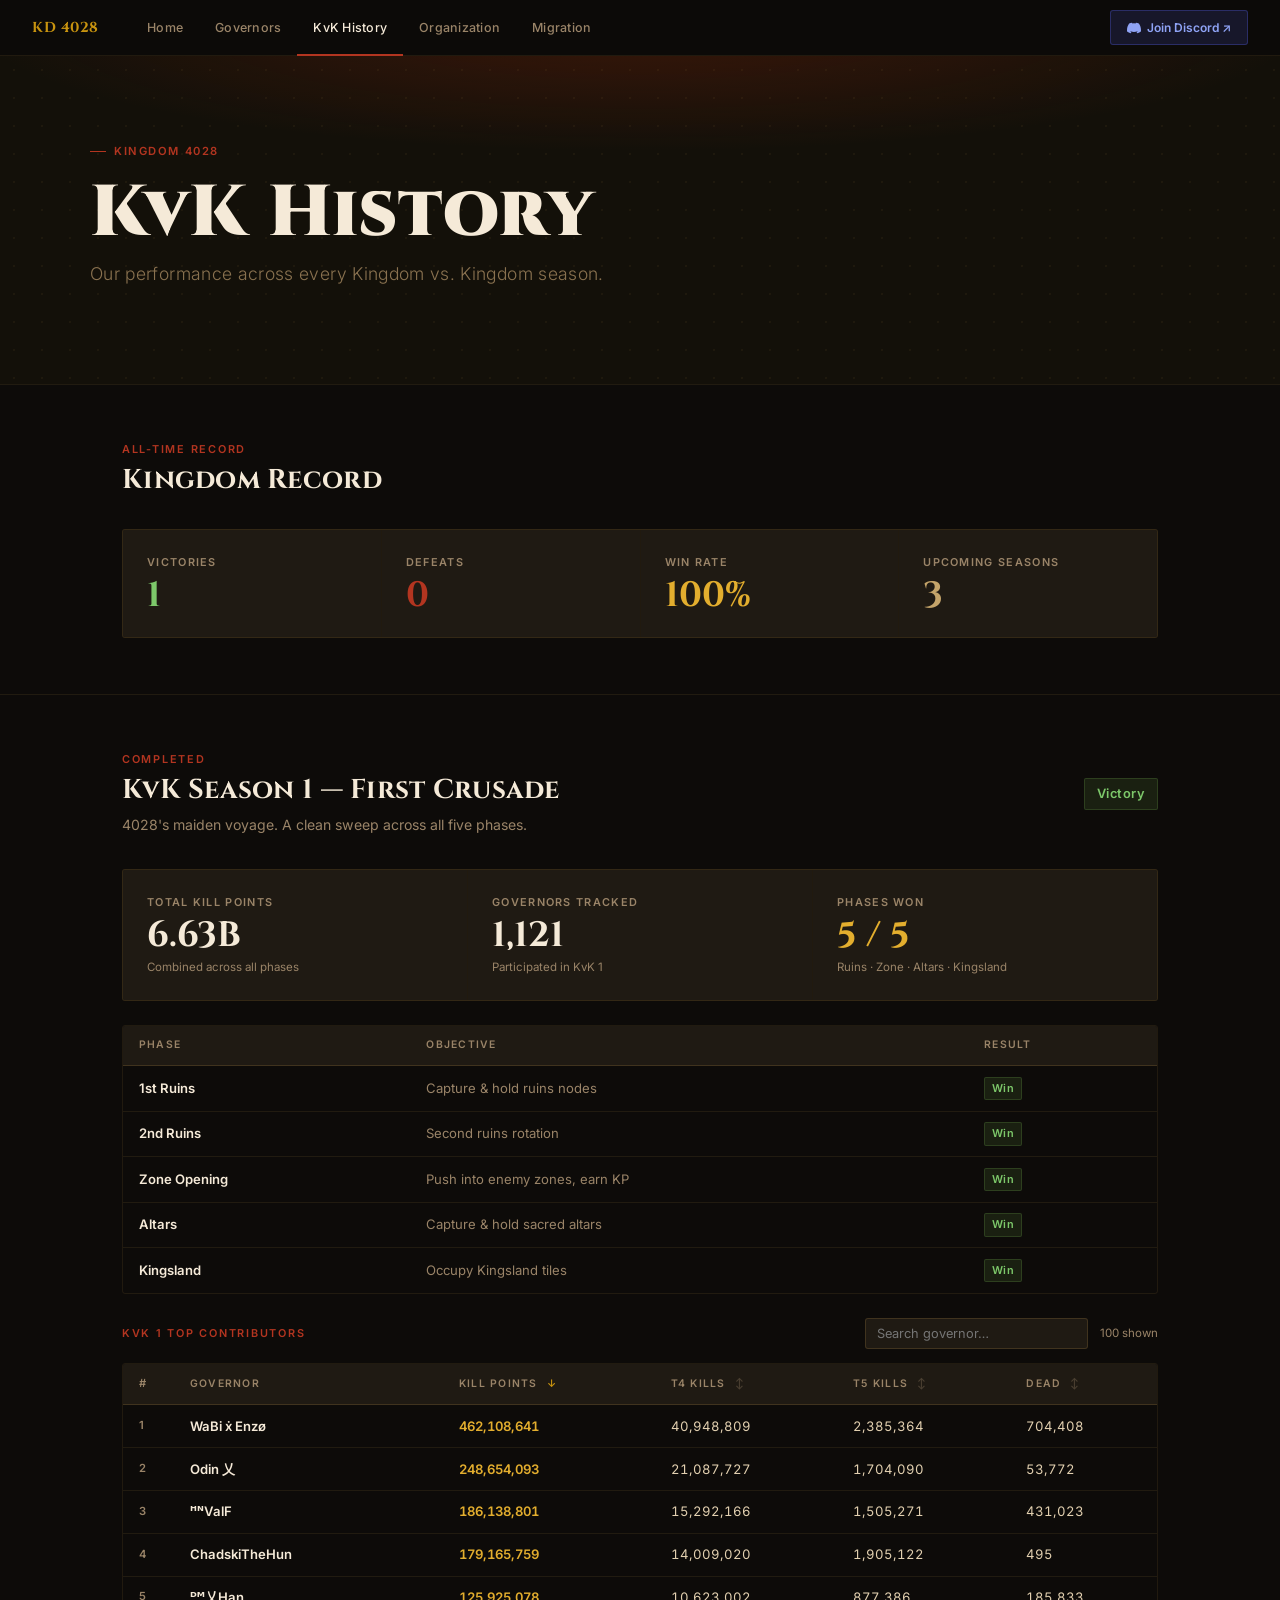
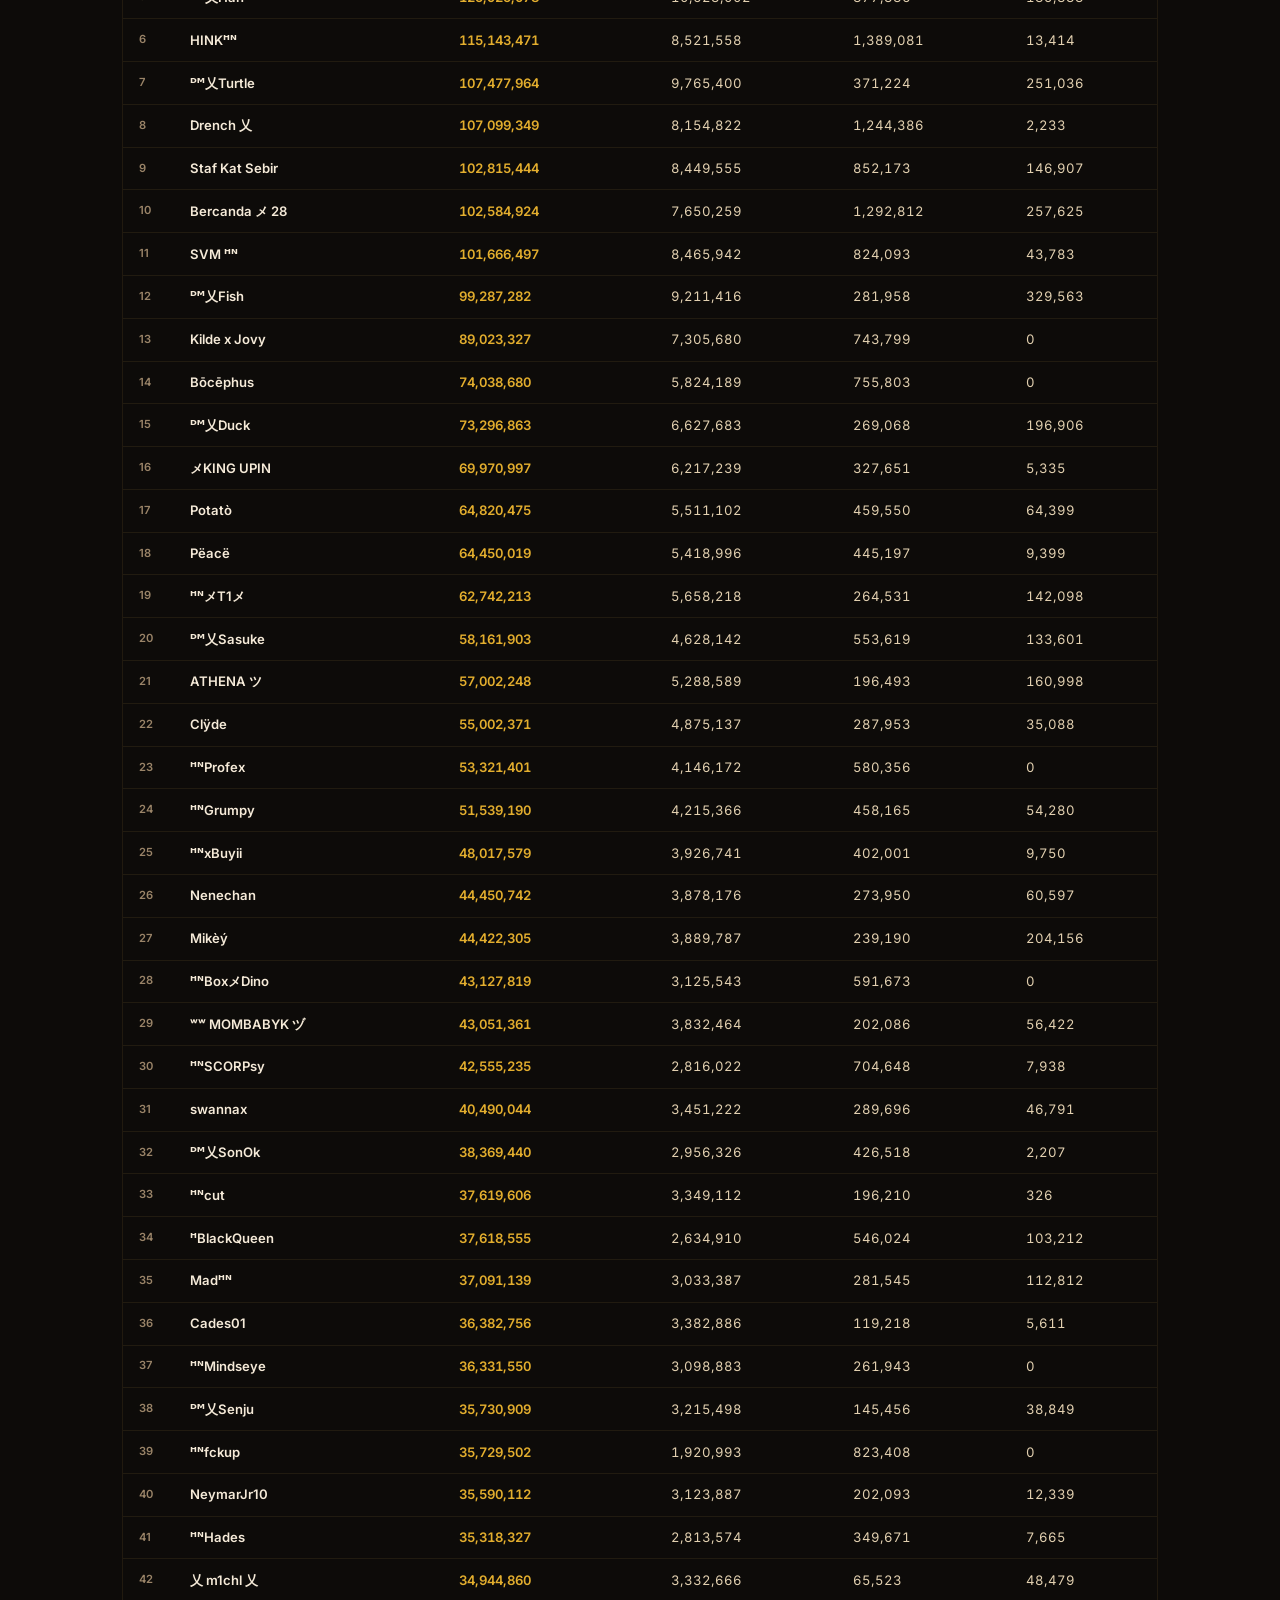
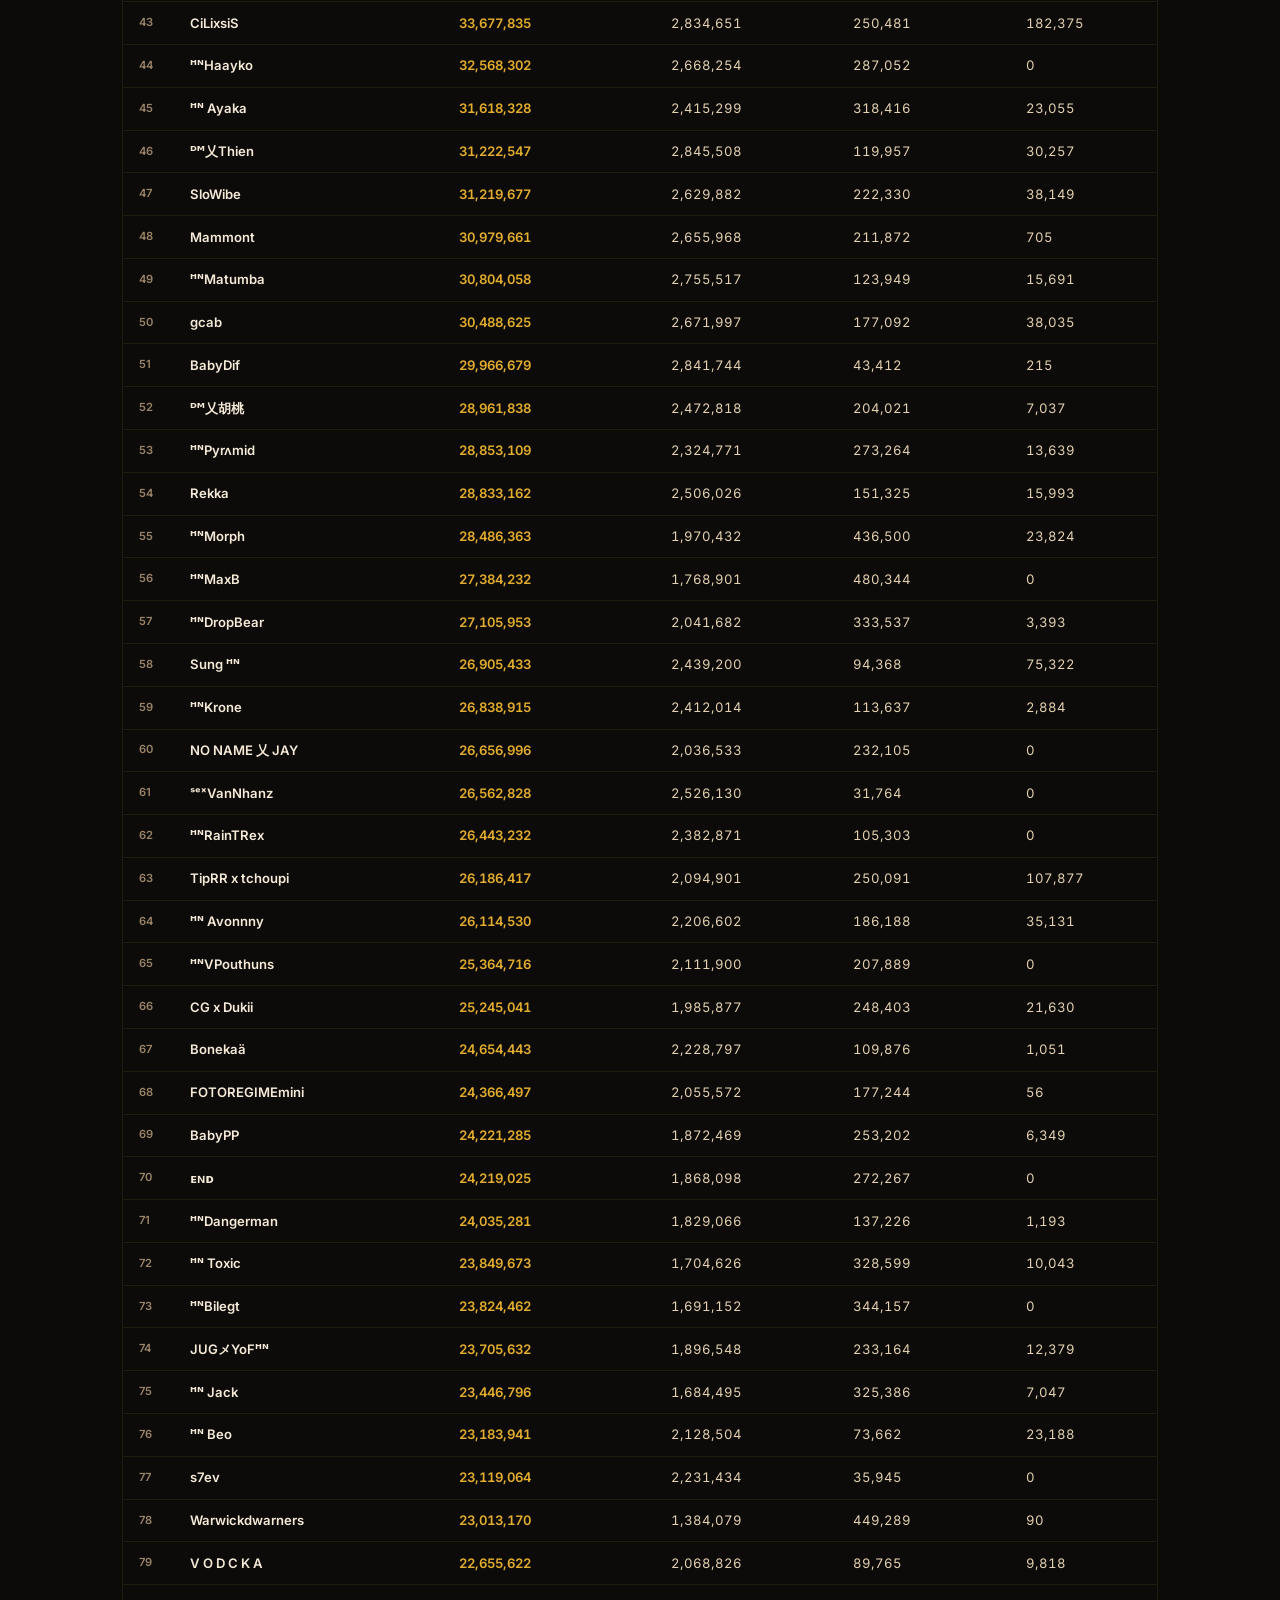
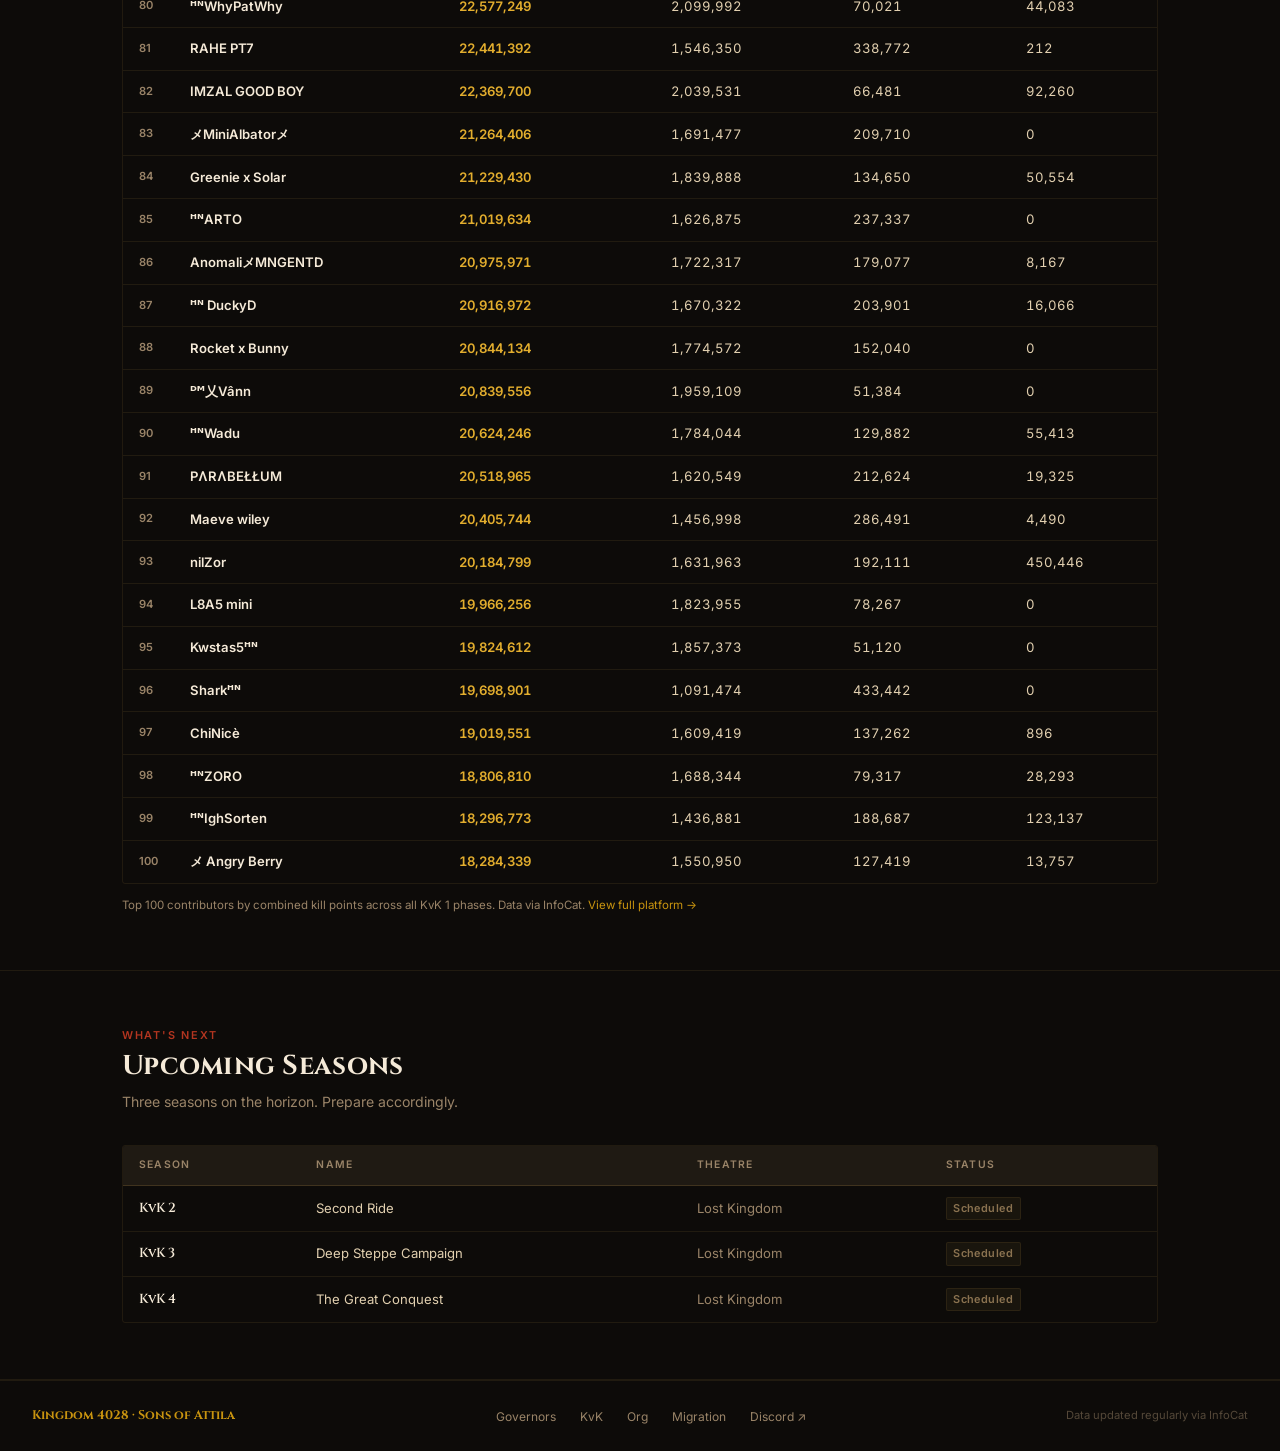
<file: kvk.html>
<!DOCTYPE html>
<html lang="en">
<head>
<meta charset="UTF-8">
<meta name="viewport" content="width=device-width, initial-scale=1.0">
<title>KvK History — KD 4028</title>
<link rel="stylesheet" href="style.css">
</head>
<body>

<nav class="nav">
  <a href="index.html" class="nav-brand">KD 4028</a>
  <ul class="nav-links" id="navLinks">
    <li><a href="index.html">Home</a></li>
    <li><a href="governors.html">Governors</a></li>
    <li><a href="kvk.html" class="active">KvK History</a></li>
    <li><a href="org.html">Organization</a></li>
    <li><a href="migration.html">Migration</a></li>
  </ul>
  <a href="https://discord.gg/Ym87J2mW3" target="_blank" class="nav-discord">
    <svg width="14" height="14" viewBox="0 0 24 24" fill="currentColor"><path d="M20.317 4.37a19.791 19.791 0 0 0-4.885-1.515.074.074 0 0 0-.079.037c-.21.375-.444.864-.608 1.25a18.27 18.27 0 0 0-5.487 0 12.64 12.64 0 0 0-.617-1.25.077.077 0 0 0-.079-.037A19.736 19.736 0 0 0 3.677 4.37a.07.07 0 0 0-.032.027C.533 9.046-.32 13.58.099 18.057.102 18.078.114 18.1.131 18.11a19.9 19.9 0 0 0 5.993 3.03.078.078 0 0 0 .084-.028 13.99 13.99 0 0 0 1.226-1.994.076.076 0 0 0-.041-.106 13.107 13.107 0 0 1-1.872-.892.077.077 0 0 1-.008-.128 10.2 10.2 0 0 0 .372-.292.074.074 0 0 1 .077-.01c3.928 1.793 8.18 1.793 12.062 0a.074.074 0 0 1 .078.01c.12.098.246.198.373.292a.077.077 0 0 1-.006.127 12.299 12.299 0 0 1-1.873.892.077.077 0 0 0-.041.107c.36.698.772 1.362 1.225 1.993a.076.076 0 0 0 .084.028 19.839 19.839 0 0 0 6.002-3.03.077.077 0 0 0 .032-.054c.5-5.177-.838-9.674-3.549-13.66a.061.061 0 0 0-.031-.03z"/></svg>
    Join Discord ↗
  </a>
  <div class="nav-toggle" id="navToggle"><span></span><span></span><span></span></div>
</nav>

<div class="page">
  <section class="hero">
    <div class="hero-bg"></div>
    <div class="hero-inner">
      <div class="hero-eyebrow">Kingdom 4028</div>
      <h1 class="hero-h1">KvK History</h1>
      <p class="hero-sub">Our performance across every Kingdom vs. Kingdom season.</p>
    </div>
  </section>

  <!-- ALL-TIME RECORD -->
  <section class="section">
    <div class="wrap">
      <div class="section-header">
        <div class="section-label">All-Time Record</div>
        <h2 class="section-title">Kingdom Record</h2>
      </div>
      <div class="stat-grid reveal" style="grid-template-columns:repeat(4,1fr)">
        <div class="stat-card">
          <div class="stat-card-label">Victories</div>
          <div class="stat-card-value" style="color:#7dc86a">1</div>
        </div>
        <div class="stat-card">
          <div class="stat-card-label">Defeats</div>
          <div class="stat-card-value" style="color:var(--ember)">0</div>
        </div>
        <div class="stat-card">
          <div class="stat-card-label">Win Rate</div>
          <div class="stat-card-value" style="color:var(--gold-lt)">100%</div>
        </div>
        <div class="stat-card">
          <div class="stat-card-label">Upcoming Seasons</div>
          <div class="stat-card-value" style="color:var(--bone)">3</div>
        </div>
      </div>
    </div>
  </section>

  <!-- KVK 1 DETAIL -->
  <section class="section">
    <div class="wrap">
      <div class="section-header" style="display:flex;align-items:center;gap:1rem;flex-wrap:wrap">
        <div>
          <div class="section-label">Completed</div>
          <h2 class="section-title">KvK Season 1 &mdash; First Crusade</h2>
          <p class="section-desc">4028's maiden voyage. A clean sweep across all five phases.</p>
        </div>
        <span class="td-badge badge-victory" style="font-size:0.8rem;padding:0.35em 0.9em;margin-left:auto">Victory</span>
      </div>

      <!-- KvK1 summary stats -->
      <div class="stat-grid reveal" style="grid-template-columns:repeat(3,1fr);margin-bottom:1.5rem">
        <div class="stat-card">
          <div class="stat-card-label">Total Kill Points</div>
          <div class="stat-card-value" id="kvkTotalKp">—</div>
          <div class="stat-card-sub">Combined across all phases</div>
        </div>
        <div class="stat-card">
          <div class="stat-card-label">Governors Tracked</div>
          <div class="stat-card-value" id="kvkGovCount">—</div>
          <div class="stat-card-sub">Participated in KvK 1</div>
        </div>
        <div class="stat-card">
          <div class="stat-card-label">Phases Won</div>
          <div class="stat-card-value" style="color:var(--gold-lt)">5 / 5</div>
          <div class="stat-card-sub">Ruins · Zone · Altars · Kingsland</div>
        </div>
      </div>

      <!-- Phase breakdown -->
      <div class="table-wrap reveal" style="margin-bottom:1.5rem">
        <table>
          <thead>
            <tr><th>Phase</th><th>Objective</th><th>Result</th></tr>
          </thead>
          <tbody>
            <tr><td class="td-name">1st Ruins</td><td style="color:var(--text-dim)">Capture & hold ruins nodes</td><td><span class="td-badge badge-victory">Win</span></td></tr>
            <tr><td class="td-name">2nd Ruins</td><td style="color:var(--text-dim)">Second ruins rotation</td><td><span class="td-badge badge-victory">Win</span></td></tr>
            <tr><td class="td-name">Zone Opening</td><td style="color:var(--text-dim)">Push into enemy zones, earn KP</td><td><span class="td-badge badge-victory">Win</span></td></tr>
            <tr><td class="td-name">Altars</td><td style="color:var(--text-dim)">Capture & hold sacred altars</td><td><span class="td-badge badge-victory">Win</span></td></tr>
            <tr><td class="td-name">Kingsland</td><td style="color:var(--text-dim)">Occupy Kingsland tiles</td><td><span class="td-badge badge-victory">Win</span></td></tr>
          </tbody>
        </table>
      </div>

      <!-- Top contributors -->
      <div style="display:flex;gap:0.75rem;align-items:center;flex-wrap:wrap;margin-bottom:0.875rem">
        <div class="section-label" style="margin:0">KvK 1 Top Contributors</div>
        <input type="text" id="kvkSearch" placeholder="Search governor…" style="background:var(--surface);border:1px solid var(--border2);color:var(--text);padding:0.45rem 0.7rem;border-radius:var(--radius);font-size:0.8rem;min-width:180px;outline:none;font-family:var(--ff-ui);margin-left:auto">
        <span id="kvkCount" style="font-size:0.72rem;color:var(--text-dim)"></span>
      </div>
      <div class="table-wrap reveal">
        <table id="kvkTable">
          <thead>
            <tr>
              <th class="td-rank">#</th>
              <th>Governor</th>
              <th class="sortable sorted" data-col="kp">Kill Points <span class="sort-icon">↓</span></th>
              <th class="sortable" data-col="t4">T4 Kills <span class="sort-icon">↕</span></th>
              <th class="sortable" data-col="t5">T5 Kills <span class="sort-icon">↕</span></th>
              <th class="sortable" data-col="dead">Dead <span class="sort-icon">↕</span></th>
            </tr>
          </thead>
          <tbody id="kvkBody"></tbody>
        </table>
      </div>
      <p style="font-size:0.72rem;color:var(--text-dim);margin-top:0.75rem">
        Top 100 contributors by combined kill points across all KvK 1 phases. Data via InfoCat. <a href="https://infocat-rok.com" target="_blank" style="color:var(--gold)">View full platform →</a>
      </p>
    </div>
  </section>

  <!-- UPCOMING SEASONS -->
  <section class="section">
    <div class="wrap">
      <div class="section-header">
        <div class="section-label">What's Next</div>
        <h2 class="section-title">Upcoming Seasons</h2>
        <p class="section-desc">Three seasons on the horizon. Prepare accordingly.</p>
      </div>
      <div class="table-wrap reveal">
        <table>
          <thead>
            <tr><th>Season</th><th>Name</th><th>Theatre</th><th>Status</th></tr>
          </thead>
          <tbody>
            <tr><td class="td-name" style="font-family:var(--ff-title)">KvK 2</td><td>Second Ride</td><td style="color:var(--text-dim)">Lost Kingdom</td><td><span class="td-badge badge-pending">Scheduled</span></td></tr>
            <tr><td class="td-name" style="font-family:var(--ff-title)">KvK 3</td><td>Deep Steppe Campaign</td><td style="color:var(--text-dim)">Lost Kingdom</td><td><span class="td-badge badge-pending">Scheduled</span></td></tr>
            <tr><td class="td-name" style="font-family:var(--ff-title)">KvK 4</td><td>The Great Conquest</td><td style="color:var(--text-dim)">Lost Kingdom</td><td><span class="td-badge badge-pending">Scheduled</span></td></tr>
          </tbody>
        </table>
      </div>
    </div>
  </section>

  <footer>
    <div class="footer-brand">Kingdom 4028 · Sons of Attila</div>
    <ul class="footer-links">
      <li><a href="governors.html">Governors</a></li>
      <li><a href="kvk.html">KvK</a></li>
      <li><a href="org.html">Org</a></li>
      <li><a href="migration.html">Migration</a></li>
      <li><a href="https://discord.gg/Ym87J2mW3" target="_blank">Discord ↗</a></li>
    </ul>
    <div class="footer-note">Data updated regularly via InfoCat</div>
  </footer>
</div>

<script src="main.js"></script>
<script src="kvk1_embed.js"></script>
<script>
function fmt(n){ return n>=1e9?(n/1e9).toFixed(2)+'B':n>=1e6?(n/1e6).toFixed(1)+'M':n>=1e3?(n/1e3).toFixed(0)+'K':n.toLocaleString(); }
document.getElementById('kvkTotalKp').textContent = fmt(KVK1.total_kp);
document.getElementById('kvkGovCount').textContent = KVK1.gov_count.toLocaleString();

let kSort='kp', kDir=-1, kFilter='';
function renderKvk(){
  let rows = KVK1.top.map((r,i)=>({i, name:r[0], kp:r[1], t4:r[2], t5:r[3], dead:r[4]}));
  if(kFilter) rows = rows.filter(r=>r.name.toLowerCase().includes(kFilter));
  rows.sort((a,b)=>{ let v = a[kSort]>b[kSort]?1:a[kSort]<b[kSort]?-1:0; return v*kDir; });
  document.getElementById('kvkCount').textContent = rows.length+' shown';
  document.getElementById('kvkBody').innerHTML = rows.map((r,i)=>`
    <tr>
      <td class="td-rank">${i+1}</td>
      <td class="td-name">${r.name}</td>
      <td class="td-num highlight">${r.kp.toLocaleString()}</td>
      <td class="td-num">${r.t4.toLocaleString()}</td>
      <td class="td-num">${r.t5.toLocaleString()}</td>
      <td class="td-num">${r.dead.toLocaleString()}</td>
    </tr>`).join('');
}
renderKvk();
document.querySelectorAll('#kvkTable th.sortable').forEach(th=>{
  th.addEventListener('click',()=>{
    const c = th.dataset.col;
    if(kSort===c) kDir*=-1; else { kSort=c; kDir=-1; }
    document.querySelectorAll('#kvkTable th').forEach(h=>{ h.classList.remove('sorted'); const ic=h.querySelector('.sort-icon'); if(ic) ic.textContent='↕'; });
    th.classList.add('sorted'); th.querySelector('.sort-icon').textContent = kDir===-1?'↓':'↑';
    renderKvk();
  });
});
document.getElementById('kvkSearch').addEventListener('input',e=>{ kFilter=e.target.value.toLowerCase(); renderKvk(); });
</script>
</body>
</html>
</file>
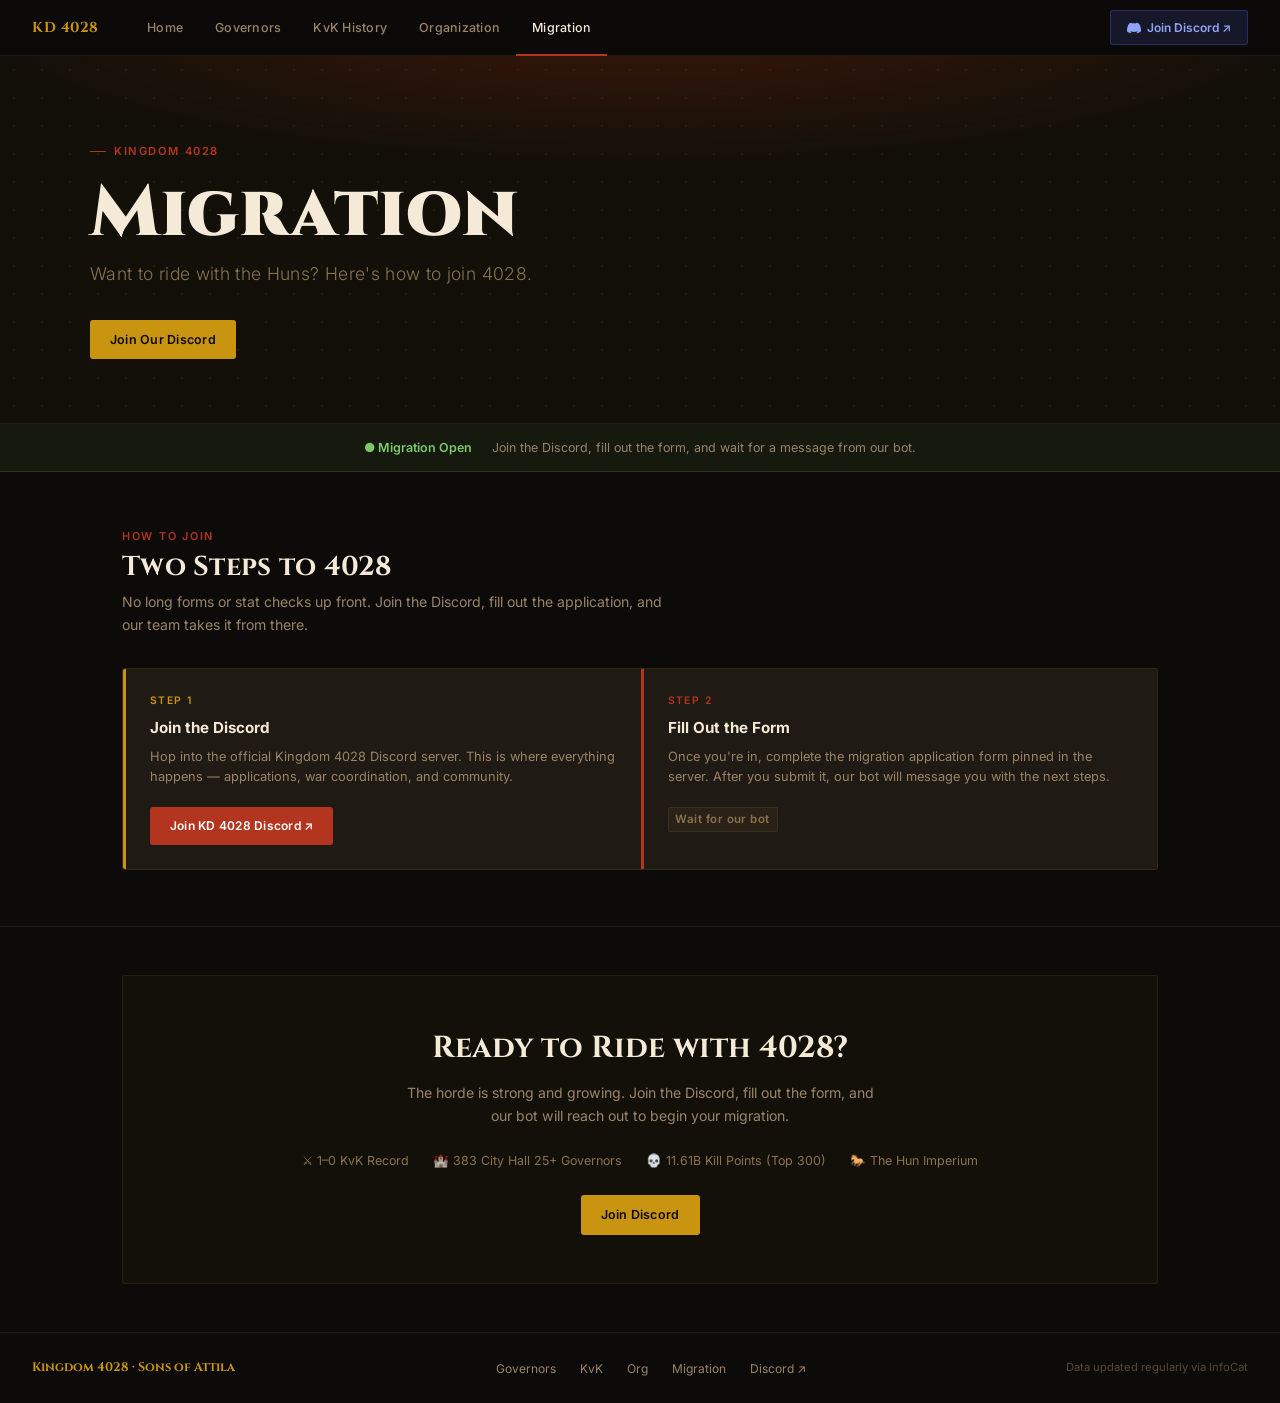
<file: migration.html>
<!DOCTYPE html>
<html lang="en">
<head>
<meta charset="UTF-8">
<meta name="viewport" content="width=device-width, initial-scale=1.0">
<title>Migration — KD 4028</title>
<link rel="stylesheet" href="style.css">
</head>
<body>

<nav class="nav">
  <a href="index.html" class="nav-brand">KD 4028</a>
  <ul class="nav-links" id="navLinks">
    <li><a href="index.html">Home</a></li>
    <li><a href="governors.html">Governors</a></li>
    <li><a href="kvk.html">KvK History</a></li>
    <li><a href="org.html">Organization</a></li>
    <li><a href="migration.html" class="active">Migration</a></li>
  </ul>
  <a href="https://discord.gg/Ym87J2mW3" target="_blank" class="nav-discord">
    <svg width="14" height="14" viewBox="0 0 24 24" fill="currentColor"><path d="M20.317 4.37a19.791 19.791 0 0 0-4.885-1.515.074.074 0 0 0-.079.037c-.21.375-.444.864-.608 1.25a18.27 18.27 0 0 0-5.487 0 12.64 12.64 0 0 0-.617-1.25.077.077 0 0 0-.079-.037A19.736 19.736 0 0 0 3.677 4.37a.07.07 0 0 0-.032.027C.533 9.046-.32 13.58.099 18.057.102 18.078.114 18.1.131 18.11a19.9 19.9 0 0 0 5.993 3.03.078.078 0 0 0 .084-.028 13.99 13.99 0 0 0 1.226-1.994.076.076 0 0 0-.041-.106 13.107 13.107 0 0 1-1.872-.892.077.077 0 0 1-.008-.128 10.2 10.2 0 0 0 .372-.292.074.074 0 0 1 .077-.01c3.928 1.793 8.18 1.793 12.062 0a.074.074 0 0 1 .078.01c.12.098.246.198.373.292a.077.077 0 0 1-.006.127 12.299 12.299 0 0 1-1.873.892.077.077 0 0 0-.041.107c.36.698.772 1.362 1.225 1.993a.076.076 0 0 0 .084.028 19.839 19.839 0 0 0 6.002-3.03.077.077 0 0 0 .032-.054c.5-5.177-.838-9.674-3.549-13.66a.061.061 0 0 0-.031-.03z"/></svg>
    Join Discord ↗
  </a>
  <div class="nav-toggle" id="navToggle"><span></span><span></span><span></span></div>
</nav>

<div class="page">
  <section class="hero">
    <div class="hero-bg"></div>
    <div class="hero-inner">
      <div class="hero-eyebrow">Kingdom 4028</div>
      <h1 class="hero-h1">Migration</h1>
      <p class="hero-sub">Want to ride with the Huns? Here's how to join 4028.</p>
      <div class="hero-btns">
        <a href="https://discord.gg/Ym87J2mW3" target="_blank" class="btn btn-gold">Join Our Discord</a>
      </div>
    </div>
  </section>

  <!-- STATUS BANNER -->
  <div style="background:rgba(120,190,80,0.08);border-bottom:1px solid rgba(120,190,80,0.18);padding:0.75rem 2rem;text-align:center">
    <span style="font-size:0.78rem;font-weight:600;color:#7dc86a">● Migration Open</span>
    <span style="font-size:0.78rem;color:var(--text-dim);margin-left:1rem">Join the Discord, fill out the form, and wait for a message from our bot.</span>
  </div>

  <!-- HOW TO JOIN -->
  <section class="section">
    <div class="wrap">
      <div class="section-header">
        <div class="section-label">How to Join</div>
        <h2 class="section-title">Two Steps to 4028</h2>
        <p class="section-desc">No long forms or stat checks up front. Join the Discord, fill out the application, and our team takes it from there.</p>
      </div>

      <div class="card-grid card-grid-2 reveal">
        <div class="info-card" style="border-left:3px solid var(--gold)">
          <div class="info-card-label" style="color:var(--gold)">Step 1</div>
          <div class="info-card-title">Join the Discord</div>
          <div class="info-card-body">Hop into the official Kingdom 4028 Discord server. This is where everything happens — applications, war coordination, and community.</div>
          <div style="margin-top:1.25rem">
            <a href="https://discord.gg/Ym87J2mW3" target="_blank" class="btn btn-ember" style="font-size:0.75rem">Join KD 4028 Discord ↗</a>
          </div>
        </div>
        <div class="info-card" style="border-left:3px solid var(--ember)">
          <div class="info-card-label" style="color:var(--ember)">Step 2</div>
          <div class="info-card-title">Fill Out the Form</div>
          <div class="info-card-body">Once you're in, complete the migration application form pinned in the server. After you submit it, our bot will message you with the next steps.</div>
          <div style="margin-top:1.25rem">
            <span class="td-badge badge-pending" style="font-size:0.72rem">Wait for our bot</span>
          </div>
        </div>
      </div>
    </div>
  </section>

  <!-- CTA -->
  <div class="wrap">
    <div class="cta-band reveal">
      <h2>Ready to Ride with 4028?</h2>
      <p>The horde is strong and growing. Join the Discord, fill out the form, and our bot will reach out to begin your migration.</p>
      <div class="cta-perks">
        <span class="cta-perk">⚔️ 1–0 KvK Record</span>
        <span class="cta-perk">🏰 383 City Hall 25+ Governors</span>
        <span class="cta-perk">💀 11.61B Kill Points (Top 300)</span>
        <span class="cta-perk">🐎 The Hun Imperium</span>
      </div>
      <a href="https://discord.gg/Ym87J2mW3" target="_blank" class="btn btn-gold">Join Discord</a>
    </div>
  </div>

  <footer>
    <div class="footer-brand">Kingdom 4028 · Sons of Attila</div>
    <ul class="footer-links">
      <li><a href="governors.html">Governors</a></li>
      <li><a href="kvk.html">KvK</a></li>
      <li><a href="org.html">Org</a></li>
      <li><a href="migration.html">Migration</a></li>
      <li><a href="https://discord.gg/Ym87J2mW3" target="_blank">Discord ↗</a></li>
    </ul>
    <div class="footer-note">Data updated regularly via InfoCat</div>
  </footer>
</div>

<script src="main.js"></script>
</body>
</html>
</file>
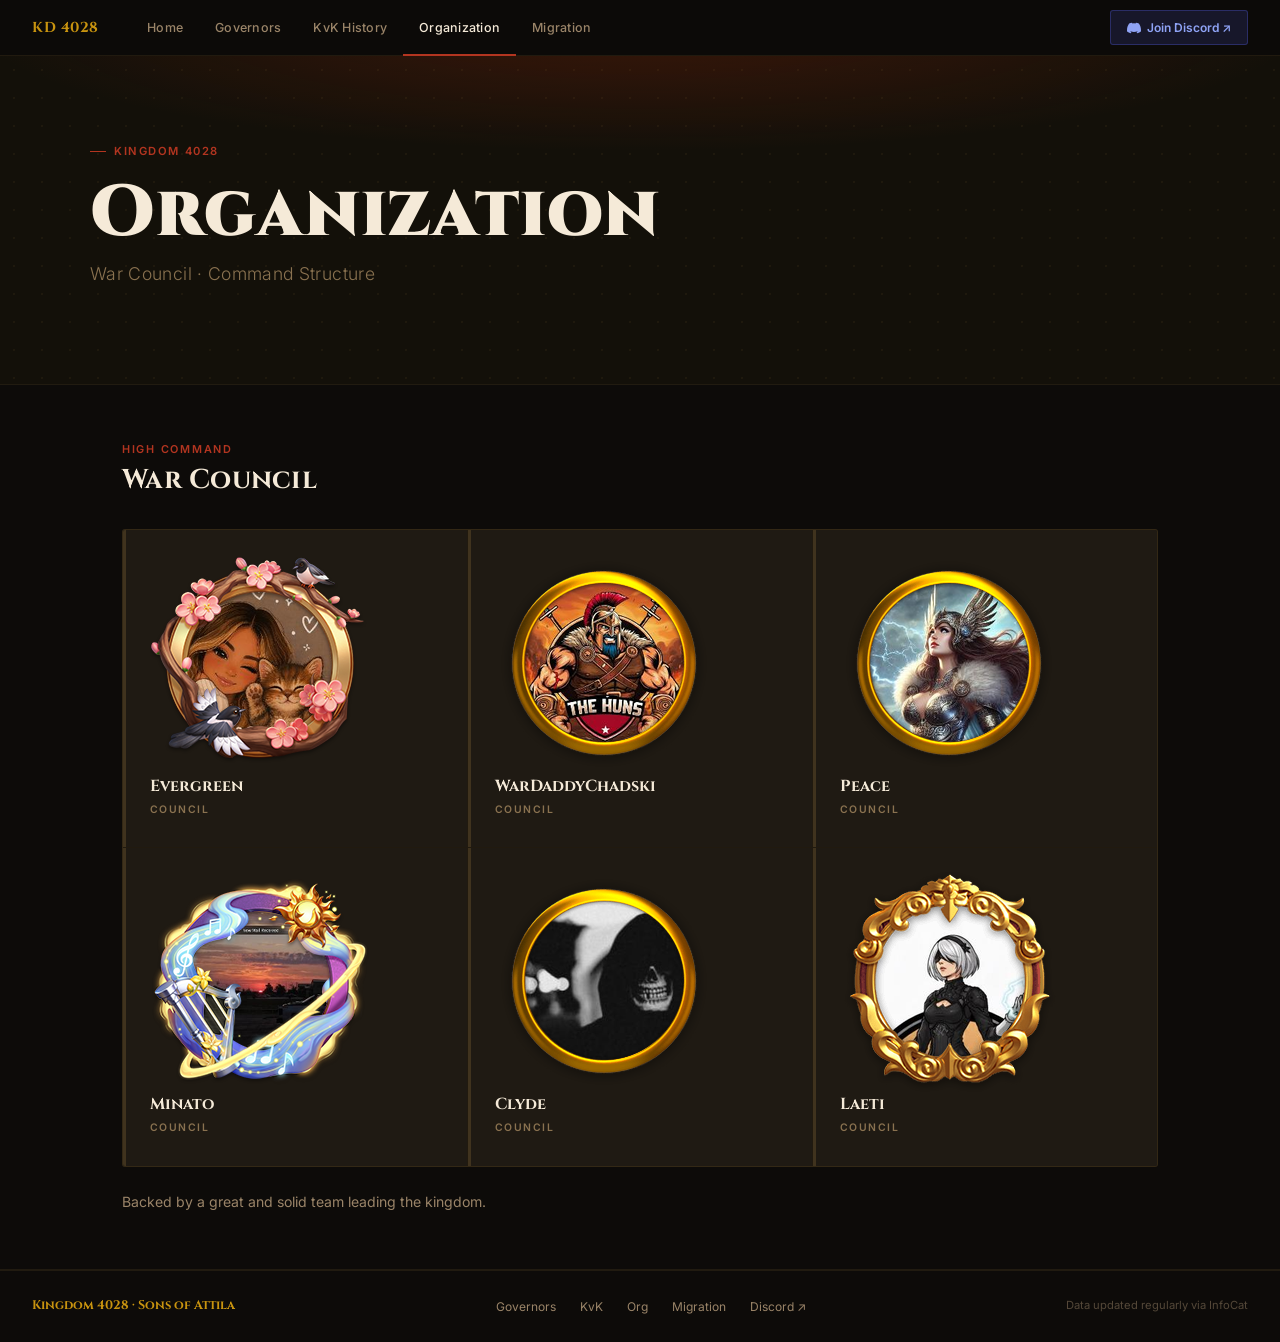
<file: org.html>
<!DOCTYPE html>
<html lang="en">
<head>
<meta charset="UTF-8">
<meta name="viewport" content="width=device-width, initial-scale=1.0">
<title>Organization — KD 4028</title>
<link rel="stylesheet" href="style.css">
</head>
<body>

<nav class="nav">
  <a href="index.html" class="nav-brand">KD 4028</a>
  <ul class="nav-links" id="navLinks">
    <li><a href="index.html">Home</a></li>
    <li><a href="governors.html">Governors</a></li>
    <li><a href="kvk.html">KvK History</a></li>
    <li><a href="org.html" class="active">Organization</a></li>
    <li><a href="migration.html">Migration</a></li>
  </ul>
  <a href="https://discord.gg/Ym87J2mW3" target="_blank" class="nav-discord">
    <svg width="14" height="14" viewBox="0 0 24 24" fill="currentColor"><path d="M20.317 4.37a19.791 19.791 0 0 0-4.885-1.515.074.074 0 0 0-.079.037c-.21.375-.444.864-.608 1.25a18.27 18.27 0 0 0-5.487 0 12.64 12.64 0 0 0-.617-1.25.077.077 0 0 0-.079-.037A19.736 19.736 0 0 0 3.677 4.37a.07.07 0 0 0-.032.027C.533 9.046-.32 13.58.099 18.057.102 18.078.114 18.1.131 18.11a19.9 19.9 0 0 0 5.993 3.03.078.078 0 0 0 .084-.028 13.99 13.99 0 0 0 1.226-1.994.076.076 0 0 0-.041-.106 13.107 13.107 0 0 1-1.872-.892.077.077 0 0 1-.008-.128 10.2 10.2 0 0 0 .372-.292.074.074 0 0 1 .077-.01c3.928 1.793 8.18 1.793 12.062 0a.074.074 0 0 1 .078.01c.12.098.246.198.373.292a.077.077 0 0 1-.006.127 12.299 12.299 0 0 1-1.873.892.077.077 0 0 0-.041.107c.36.698.772 1.362 1.225 1.993a.076.076 0 0 0 .084.028 19.839 19.839 0 0 0 6.002-3.03.077.077 0 0 0 .032-.054c.5-5.177-.838-9.674-3.549-13.66a.061.061 0 0 0-.031-.03z"/></svg>
    Join Discord ↗
  </a>
  <div class="nav-toggle" id="navToggle"><span></span><span></span><span></span></div>
</nav>

<div class="page">
  <section class="hero">
    <div class="hero-bg"></div>
    <div class="hero-inner">
      <div class="hero-eyebrow">Kingdom 4028</div>
      <h1 class="hero-h1">Organization</h1>
      <p class="hero-sub">War Council · Command Structure</p>
    </div>
  </section>

  <!-- WAR COUNCIL -->
  <section class="section">
    <div class="wrap">
      <div class="section-header">
        <div class="section-label">High Command</div>
        <h2 class="section-title">War Council</h2>
      </div>
      <div class="person-grid reveal">

        <div class="person-card with-photo">
          <img class="person-photo" src="img/evergreen_pfp.webp" alt="Evergreen">
          <div class="person-name">Evergreen</div>
          <div class="person-role">Council</div>
        </div>

        <div class="person-card with-photo">
          <img class="person-photo" src="img/wardaddychadski.webp" alt="WarDaddyChadski">
          <div class="person-name">WarDaddyChadski</div>
          <div class="person-role">Council</div>
        </div>

        <div class="person-card with-photo">
          <img class="person-photo" src="img/peace.webp" alt="Peace">
          <div class="person-name">Peace</div>
          <div class="person-role">Council</div>
        </div>

        <div class="person-card with-photo">
          <img class="person-photo" src="img/minato.webp" alt="Minato">
          <div class="person-name">Minato</div>
          <div class="person-role">Council</div>
        </div>

        <div class="person-card with-photo">
          <img class="person-photo" src="img/clyde.webp" alt="Clyde">
          <div class="person-name">Clyde</div>
          <div class="person-role">Council</div>
        </div>

        <div class="person-card with-photo">
          <img class="person-photo" src="img/laeti.webp" alt="Laeti">
          <div class="person-name">Laeti</div>
          <div class="person-role">Council</div>
        </div>

      </div>
      <p class="section-desc" style="margin-top:1.5rem;max-width:none">Backed by a great and solid team leading the kingdom.</p>
    </div>
  </section>

  <footer>
    <div class="footer-brand">Kingdom 4028 · Sons of Attila</div>
    <ul class="footer-links">
      <li><a href="governors.html">Governors</a></li>
      <li><a href="kvk.html">KvK</a></li>
      <li><a href="org.html">Org</a></li>
      <li><a href="migration.html">Migration</a></li>
      <li><a href="https://discord.gg/Ym87J2mW3" target="_blank">Discord ↗</a></li>
    </ul>
    <div class="footer-note">Data updated regularly via InfoCat</div>
  </footer>
</div>

<script src="main.js"></script>
</body>
</html>
</file>
<file: style.css>
/* ═══════════════════════════════════════════════════
   KD 4028 — SONS OF ATTILA
   Shared stylesheet
═══════════════════════════════════════════════════ */

@import url('https://fonts.googleapis.com/css2?family=Inter:wght@300;400;500;600;700&family=Cinzel:wght@600;700;900&display=swap');

/* ── TOKENS ───────────────────────────────────────── */
:root {
  --bg:        #0d0b09;
  --bg2:       #131009;
  --bg3:       #1a1510;
  --surface:   #1f1a13;
  --surface2:  #262017;
  --border:    rgba(180,140,70,0.12);
  --border2:   rgba(180,140,70,0.22);

  --gold:      #c9940f;
  --gold-lt:   #e3ae2e;
  --ember:     #b33520;
  --ember-lt:  #d44228;
  --bone:      #c4a46a;
  --bone-dim:  #8a7250;
  --text:      #e2d0b0;
  --text-dim:  #9a8468;
  --white:     #f5ead8;

  --nav-h:     56px;
  --max-w:     1100px;
  --radius:    3px;

  --ff-ui:     'Inter', system-ui, sans-serif;
  --ff-title:  'Cinzel', serif;
}

/* ── RESET ────────────────────────────────────────── */
*, *::before, *::after { box-sizing: border-box; margin: 0; padding: 0; }
html { scroll-behavior: smooth; -webkit-font-smoothing: antialiased; }
body {
  background: var(--bg);
  color: var(--text);
  font-family: var(--ff-ui);
  font-size: 14px;
  line-height: 1.6;
  min-height: 100vh;
}
a { color: inherit; text-decoration: none; }
img { display: block; max-width: 100%; }

/* ── NAV ──────────────────────────────────────────── */
.nav {
  position: fixed;
  top: 0; left: 0; right: 0;
  height: var(--nav-h);
  z-index: 200;
  background: rgba(13,11,9,0.96);
  backdrop-filter: blur(12px);
  border-bottom: 1px solid var(--border);
  display: flex;
  align-items: center;
  padding: 0 2rem;
  gap: 2rem;
}
.nav-brand {
  font-family: var(--ff-title);
  font-size: 0.9rem;
  font-weight: 700;
  color: var(--gold);
  letter-spacing: 0.04em;
  white-space: nowrap;
  flex-shrink: 0;
}
.nav-links {
  display: flex;
  align-items: center;
  gap: 0;
  list-style: none;
  flex: 1;
}
.nav-links a {
  display: block;
  padding: 0 1rem;
  height: var(--nav-h);
  line-height: var(--nav-h);
  font-size: 0.78rem;
  font-weight: 500;
  color: var(--text-dim);
  letter-spacing: 0.02em;
  transition: color 0.15s;
  border-bottom: 2px solid transparent;
  white-space: nowrap;
}
.nav-links a:hover { color: var(--text); }
.nav-links a.active {
  color: var(--white);
  border-bottom-color: var(--ember);
}
.nav-discord {
  margin-left: auto;
  display: flex;
  align-items: center;
  gap: 0.4rem;
  padding: 0.45rem 1rem;
  background: rgba(88,101,242,0.15);
  border: 1px solid rgba(88,101,242,0.3);
  border-radius: var(--radius);
  font-size: 0.75rem;
  font-weight: 600;
  color: #8fa3f5;
  transition: background 0.15s, border-color 0.15s;
  white-space: nowrap;
  flex-shrink: 0;
}
.nav-discord:hover {
  background: rgba(88,101,242,0.25);
  border-color: rgba(88,101,242,0.5);
  color: #aab8ff;
}
.nav-discord svg { flex-shrink: 0; }

/* Mobile hamburger */
.nav-toggle {
  display: none;
  flex-direction: column;
  gap: 4px;
  padding: 6px;
  cursor: pointer;
  margin-left: auto;
  flex-shrink: 0;
}
.nav-toggle span {
  display: block;
  width: 20px;
  height: 1.5px;
  background: var(--bone-dim);
  transition: background 0.15s;
}
.nav-toggle:hover span { background: var(--bone); }

/* ── PAGE SHELL ───────────────────────────────────── */
.page { padding-top: var(--nav-h); }
.wrap {
  max-width: var(--max-w);
  margin: 0 auto;
  padding: 0 2rem;
}

/* ── HERO ─────────────────────────────────────────── */
.hero {
  position: relative;
  padding: 5rem 2rem 4rem;
  border-bottom: 1px solid var(--border);
  overflow: hidden;
}
.hero-bg {
  position: absolute;
  inset: 0;
  background:
    radial-gradient(ellipse 80% 60% at 50% -10%, rgba(160,40,10,0.28) 0%, transparent 65%),
    var(--bg2);
  z-index: 0;
}
/* Subtle dot grid */
.hero-bg::after {
  content: '';
  position: absolute;
  inset: 0;
  background-image: radial-gradient(circle, rgba(180,140,70,0.07) 1px, transparent 1px);
  background-size: 28px 28px;
}
.hero-inner {
  position: relative;
  z-index: 1;
  max-width: var(--max-w);
  margin: 0 auto;
}
.hero-eyebrow {
  display: inline-flex;
  align-items: center;
  gap: 0.5rem;
  font-size: 0.7rem;
  font-weight: 600;
  letter-spacing: 0.14em;
  text-transform: uppercase;
  color: var(--ember);
  margin-bottom: 1rem;
}
.hero-eyebrow::before {
  content: '';
  display: block;
  width: 16px;
  height: 1px;
  background: var(--ember);
}
.hero-h1 {
  font-family: var(--ff-title);
  font-size: clamp(2.4rem, 6vw, 4.5rem);
  font-weight: 900;
  color: var(--white);
  line-height: 1.05;
  letter-spacing: 0.01em;
  margin-bottom: 0.5rem;
}
.hero-sub {
  font-size: clamp(0.9rem, 2vw, 1.1rem);
  font-weight: 300;
  color: var(--bone-dim);
  margin-bottom: 2rem;
  letter-spacing: 0.02em;
}
.hero-btns {
  display: flex;
  gap: 0.75rem;
  flex-wrap: wrap;
}

/* ── BUTTONS ──────────────────────────────────────── */
.btn {
  display: inline-flex;
  align-items: center;
  gap: 0.4rem;
  padding: 0.6rem 1.25rem;
  font-size: 0.78rem;
  font-weight: 600;
  border-radius: var(--radius);
  transition: all 0.15s;
  cursor: pointer;
  border: none;
  letter-spacing: 0.02em;
}
.btn-gold {
  background: var(--gold);
  color: #0d0b09;
}
.btn-gold:hover { background: var(--gold-lt); }
.btn-ghost {
  background: transparent;
  color: var(--bone);
  border: 1px solid var(--border2);
}
.btn-ghost:hover {
  background: var(--surface);
  color: var(--text);
  border-color: rgba(180,140,70,0.35);
}
.btn-ember {
  background: var(--ember);
  color: #fff;
}
.btn-ember:hover { background: var(--ember-lt); }

/* ── SECTION ──────────────────────────────────────── */
.section {
  padding: 3.5rem 0;
  border-bottom: 1px solid var(--border);
}
.section:last-child { border-bottom: none; }
.section-header { margin-bottom: 2rem; }
.section-label {
  font-size: 0.68rem;
  font-weight: 600;
  letter-spacing: 0.16em;
  text-transform: uppercase;
  color: var(--ember);
  margin-bottom: 0.35rem;
}
.section-title {
  font-family: var(--ff-title);
  font-size: clamp(1.2rem, 2.5vw, 1.7rem);
  font-weight: 700;
  color: var(--white);
  letter-spacing: 0.01em;
  line-height: 1.2;
}
.section-desc {
  margin-top: 0.5rem;
  font-size: 0.88rem;
  color: var(--text-dim);
  max-width: 560px;
}

/* ── STAT CARDS ───────────────────────────────────── */
.stat-grid {
  display: grid;
  grid-template-columns: repeat(auto-fit, minmax(170px, 1fr));
  gap: 1px;
  background: var(--border);
  border: 1px solid var(--border);
  border-radius: var(--radius);
  overflow: hidden;
}
.stat-card {
  background: var(--surface);
  padding: 1.5rem;
}
.stat-card-label {
  font-size: 0.68rem;
  font-weight: 600;
  letter-spacing: 0.12em;
  text-transform: uppercase;
  color: var(--text-dim);
  margin-bottom: 0.4rem;
}
.stat-card-value {
  font-family: var(--ff-title);
  font-size: clamp(1.5rem, 3vw, 2.2rem);
  font-weight: 700;
  color: var(--white);
  line-height: 1;
}
.stat-card-sub {
  font-size: 0.72rem;
  color: var(--text-dim);
  margin-top: 0.3rem;
}

/* ── TABLES ───────────────────────────────────────── */
.table-wrap {
  overflow-x: auto;
  border: 1px solid var(--border);
  border-radius: var(--radius);
}
table {
  width: 100%;
  border-collapse: collapse;
  font-size: 0.82rem;
}
thead th {
  background: var(--surface);
  padding: 0.7rem 1rem;
  text-align: left;
  font-size: 0.65rem;
  font-weight: 600;
  letter-spacing: 0.12em;
  text-transform: uppercase;
  color: var(--text-dim);
  border-bottom: 1px solid var(--border2);
  white-space: nowrap;
  cursor: default;
  user-select: none;
}
thead th.sortable { cursor: pointer; }
thead th.sortable:hover { color: var(--bone); }
thead th .sort-icon { opacity: 0.35; margin-left: 0.3rem; }
thead th.sorted .sort-icon { opacity: 1; color: var(--gold); }
tbody tr {
  border-bottom: 1px solid var(--border);
  transition: background 0.1s;
}
tbody tr:last-child { border-bottom: none; }
tbody tr:hover { background: var(--surface); }
tbody td {
  padding: 0.65rem 1rem;
  vertical-align: middle;
}
.td-rank {
  font-size: 0.7rem;
  color: var(--text-dim);
  font-weight: 600;
  width: 40px;
}
.td-name { font-weight: 600; color: var(--white); }
.td-alliance {
  display: inline-block;
  padding: 0.15em 0.5em;
  font-size: 0.65rem;
  font-weight: 700;
  letter-spacing: 0.06em;
  border-radius: 2px;
  background: rgba(180,140,70,0.1);
  border: 1px solid rgba(180,140,70,0.2);
  color: var(--bone);
}
.td-num { font-variant-numeric: tabular-nums; color: var(--text); }
.td-num.highlight { color: var(--gold-lt); font-weight: 600; }
.td-badge {
  display: inline-flex;
  align-items: center;
  gap: 0.3rem;
  padding: 0.2em 0.6em;
  border-radius: 2px;
  font-size: 0.68rem;
  font-weight: 600;
  letter-spacing: 0.04em;
}
.badge-victory { background: rgba(120,190,80,0.12); color: #7dc86a; border: 1px solid rgba(120,190,80,0.2); }
.badge-defeat  { background: rgba(179,53,32,0.12);  color: #d46050; border: 1px solid rgba(179,53,32,0.2); }
.badge-pending { background: rgba(180,140,70,0.08); color: var(--bone-dim); border: 1px solid var(--border); }

/* ── KVK TABLE ────────────────────────────────────── */
.kvk-table td:first-child { font-weight: 700; color: var(--white); font-family: var(--ff-title); font-size: 0.9rem; }

/* ── INFO CARDS (org / migration) ─────────────────── */
.card-grid {
  display: grid;
  gap: 1px;
  background: var(--border);
  border: 1px solid var(--border);
  border-radius: var(--radius);
  overflow: hidden;
}
.card-grid-2 { grid-template-columns: repeat(2, 1fr); }
.card-grid-3 { grid-template-columns: repeat(3, 1fr); }
.card-grid-4 { grid-template-columns: repeat(4, 1fr); }
.info-card {
  background: var(--surface);
  padding: 1.5rem;
  transition: background 0.15s;
}
.info-card:hover { background: var(--surface2); }
.info-card-label {
  font-size: 0.65rem;
  font-weight: 600;
  letter-spacing: 0.14em;
  text-transform: uppercase;
  color: var(--ember);
  margin-bottom: 0.4rem;
}
.info-card-title {
  font-size: 0.95rem;
  font-weight: 700;
  color: var(--white);
  margin-bottom: 0.4rem;
}
.info-card-body {
  font-size: 0.8rem;
  color: var(--text-dim);
  line-height: 1.55;
}

/* ── PERSON CARD (leadership) ─────────────────────── */
.person-grid {
  display: grid;
  grid-template-columns: repeat(auto-fill, minmax(260px, 1fr));
  gap: 1px;
  background: var(--border);
  border: 1px solid var(--border);
  border-radius: var(--radius);
  overflow: hidden;
}
.person-card {
  background: var(--surface);
  padding: 1.5rem;
  position: relative;
  border-left: 3px solid var(--border2);
  transition: border-color 0.2s, background 0.15s;
}
.person-card:hover { background: var(--surface2); border-left-color: var(--ember); }
.person-role {
  font-size: 0.65rem;
  font-weight: 600;
  letter-spacing: 0.14em;
  text-transform: uppercase;
  color: var(--bone-dim);
  margin-bottom: 0.3rem;
}
.person-name {
  font-family: var(--ff-title);
  font-size: 1rem;
  font-weight: 700;
  color: var(--white);
  margin-bottom: 0.15rem;
}
.person-alliance {
  display: inline-block;
  margin-bottom: 0.75rem;
}
.person-bio {
  font-size: 0.78rem;
  color: var(--text-dim);
  line-height: 1.55;
}

/* ── ALLIANCE CARD (alliances page) ───────────────── */
.alliance-header-card {
  background: var(--surface);
  border: 1px solid var(--border);
  border-radius: var(--radius);
  padding: 2rem;
  margin-bottom: 2rem;
  display: flex;
  align-items: flex-start;
  gap: 2rem;
}
.alliance-tag-large {
  font-family: var(--ff-title);
  font-size: 2.5rem;
  font-weight: 900;
  color: var(--gold-lt);
  line-height: 1;
  min-width: 100px;
  text-align: center;
}
.alliance-info { flex: 1; }
.alliance-name-full {
  font-family: var(--ff-title);
  font-size: 1.3rem;
  font-weight: 700;
  color: var(--white);
  margin-bottom: 0.25rem;
}
.alliance-role-line {
  font-size: 0.75rem;
  color: var(--text-dim);
  margin-bottom: 0.75rem;
}
.alliance-stats-row {
  display: flex;
  gap: 2rem;
  flex-wrap: wrap;
}
.alli-stat-val {
  font-family: var(--ff-title);
  font-size: 1rem;
  font-weight: 700;
  color: var(--gold-lt);
}
.alli-stat-lbl {
  font-size: 0.62rem;
  font-weight: 600;
  letter-spacing: 0.1em;
  text-transform: uppercase;
  color: var(--text-dim);
}

/* ── TABS ─────────────────────────────────────────── */
.tabs {
  display: flex;
  border-bottom: 1px solid var(--border2);
  margin-bottom: 2rem;
  overflow-x: auto;
}
.tab {
  padding: 0.65rem 1.25rem;
  font-size: 0.78rem;
  font-weight: 600;
  color: var(--text-dim);
  cursor: pointer;
  border-bottom: 2px solid transparent;
  margin-bottom: -1px;
  transition: color 0.15s;
  white-space: nowrap;
  letter-spacing: 0.02em;
}
.tab:hover { color: var(--text); }
.tab.active { color: var(--white); border-bottom-color: var(--ember); }

/* ── INLINE BADGE (alliance name in nav/cards) ────── */
.alliance-pill {
  display: inline-block;
  padding: 0.12em 0.5em;
  font-size: 0.65rem;
  font-weight: 700;
  letter-spacing: 0.06em;
  border-radius: 2px;
  background: rgba(180,140,70,0.1);
  border: 1px solid rgba(180,140,70,0.2);
  color: var(--bone);
}

/* ── PARTNERS ─────────────────────────────────────── */
.partner-card {
  display: flex;
  align-items: center;
  gap: 1rem;
  padding: 1.5rem;
  background: var(--surface);
  border: 1px solid var(--border);
  border-radius: var(--radius);
  transition: border-color 0.15s;
}
.partner-card:hover { border-color: var(--border2); }
.partner-logo {
  width: 40px;
  height: 40px;
  background: var(--surface2);
  border-radius: var(--radius);
  border: 1px solid var(--border2);
  display: flex;
  align-items: center;
  justify-content: center;
  flex-shrink: 0;
  font-family: var(--ff-title);
  font-size: 0.7rem;
  font-weight: 700;
  color: var(--gold);
}
.partner-name { font-weight: 700; color: var(--white); font-size: 0.88rem; }
.partner-desc { font-size: 0.75rem; color: var(--text-dim); margin-top: 0.15rem; }
.partner-link {
  margin-left: auto;
  font-size: 0.72rem;
  color: var(--gold);
  display: flex;
  align-items: center;
  gap: 0.25rem;
  flex-shrink: 0;
}
.partner-link:hover { color: var(--gold-lt); }

/* ── CTA BAND ─────────────────────────────────────── */
.cta-band {
  background: var(--bg2);
  border: 1px solid var(--border);
  border-radius: var(--radius);
  padding: 3rem 2rem;
  text-align: center;
  margin: 3rem 0;
}
.cta-band h2 {
  font-family: var(--ff-title);
  font-size: clamp(1.3rem, 3vw, 1.9rem);
  font-weight: 700;
  color: var(--white);
  margin-bottom: 0.6rem;
}
.cta-band p {
  font-size: 0.88rem;
  color: var(--text-dim);
  max-width: 480px;
  margin: 0 auto 1.5rem;
}
.cta-perks {
  display: flex;
  gap: 1.5rem;
  justify-content: center;
  flex-wrap: wrap;
  margin-bottom: 1.5rem;
}
.cta-perk {
  font-size: 0.78rem;
  color: var(--bone-dim);
  display: flex;
  align-items: center;
  gap: 0.4rem;
}

/* ── FOOTER ───────────────────────────────────────── */
footer {
  border-top: 1px solid var(--border);
  padding: 1.5rem 2rem;
  display: flex;
  align-items: center;
  justify-content: space-between;
  gap: 1rem;
  flex-wrap: wrap;
}
.footer-brand {
  font-family: var(--ff-title);
  font-size: 0.78rem;
  font-weight: 700;
  color: var(--gold);
}
.footer-links {
  display: flex;
  gap: 1.5rem;
  list-style: none;
}
.footer-links a {
  font-size: 0.75rem;
  color: var(--text-dim);
  transition: color 0.15s;
}
.footer-links a:hover { color: var(--text); }
.footer-note {
  font-size: 0.7rem;
  color: var(--text-dim);
  opacity: 0.5;
}

/* ── SCROLL FADE ──────────────────────────────────── */
.reveal {
  opacity: 0;
  transform: translateY(16px);
  transition: opacity 0.5s ease, transform 0.5s ease;
}
.reveal.visible { opacity: 1; transform: none; }

/* ── RESPONSIVE ───────────────────────────────────── */
@media (max-width: 768px) {
  .nav-links { display: none; }
  .nav-links.open { display: flex; flex-direction: column; position: fixed; top: var(--nav-h); left: 0; right: 0; background: rgba(13,11,9,0.98); border-bottom: 1px solid var(--border); padding: 1rem 0; }
  .nav-links.open a { height: auto; line-height: 1; padding: 0.75rem 2rem; }
  .nav-toggle { display: flex; }
  .card-grid-2, .card-grid-3, .card-grid-4 { grid-template-columns: 1fr; }
  .alliance-header-card { flex-direction: column; gap: 1rem; }
  .cta-perks { flex-direction: column; align-items: center; }
  footer { flex-direction: column; text-align: center; }
}
@media (max-width: 560px) {
  .wrap { padding: 0 1rem; }
  .hero { padding: 3.5rem 1rem 3rem; }
}
@media (prefers-reduced-motion: reduce) {
  .reveal { opacity: 1; transform: none; }
}
</file>
